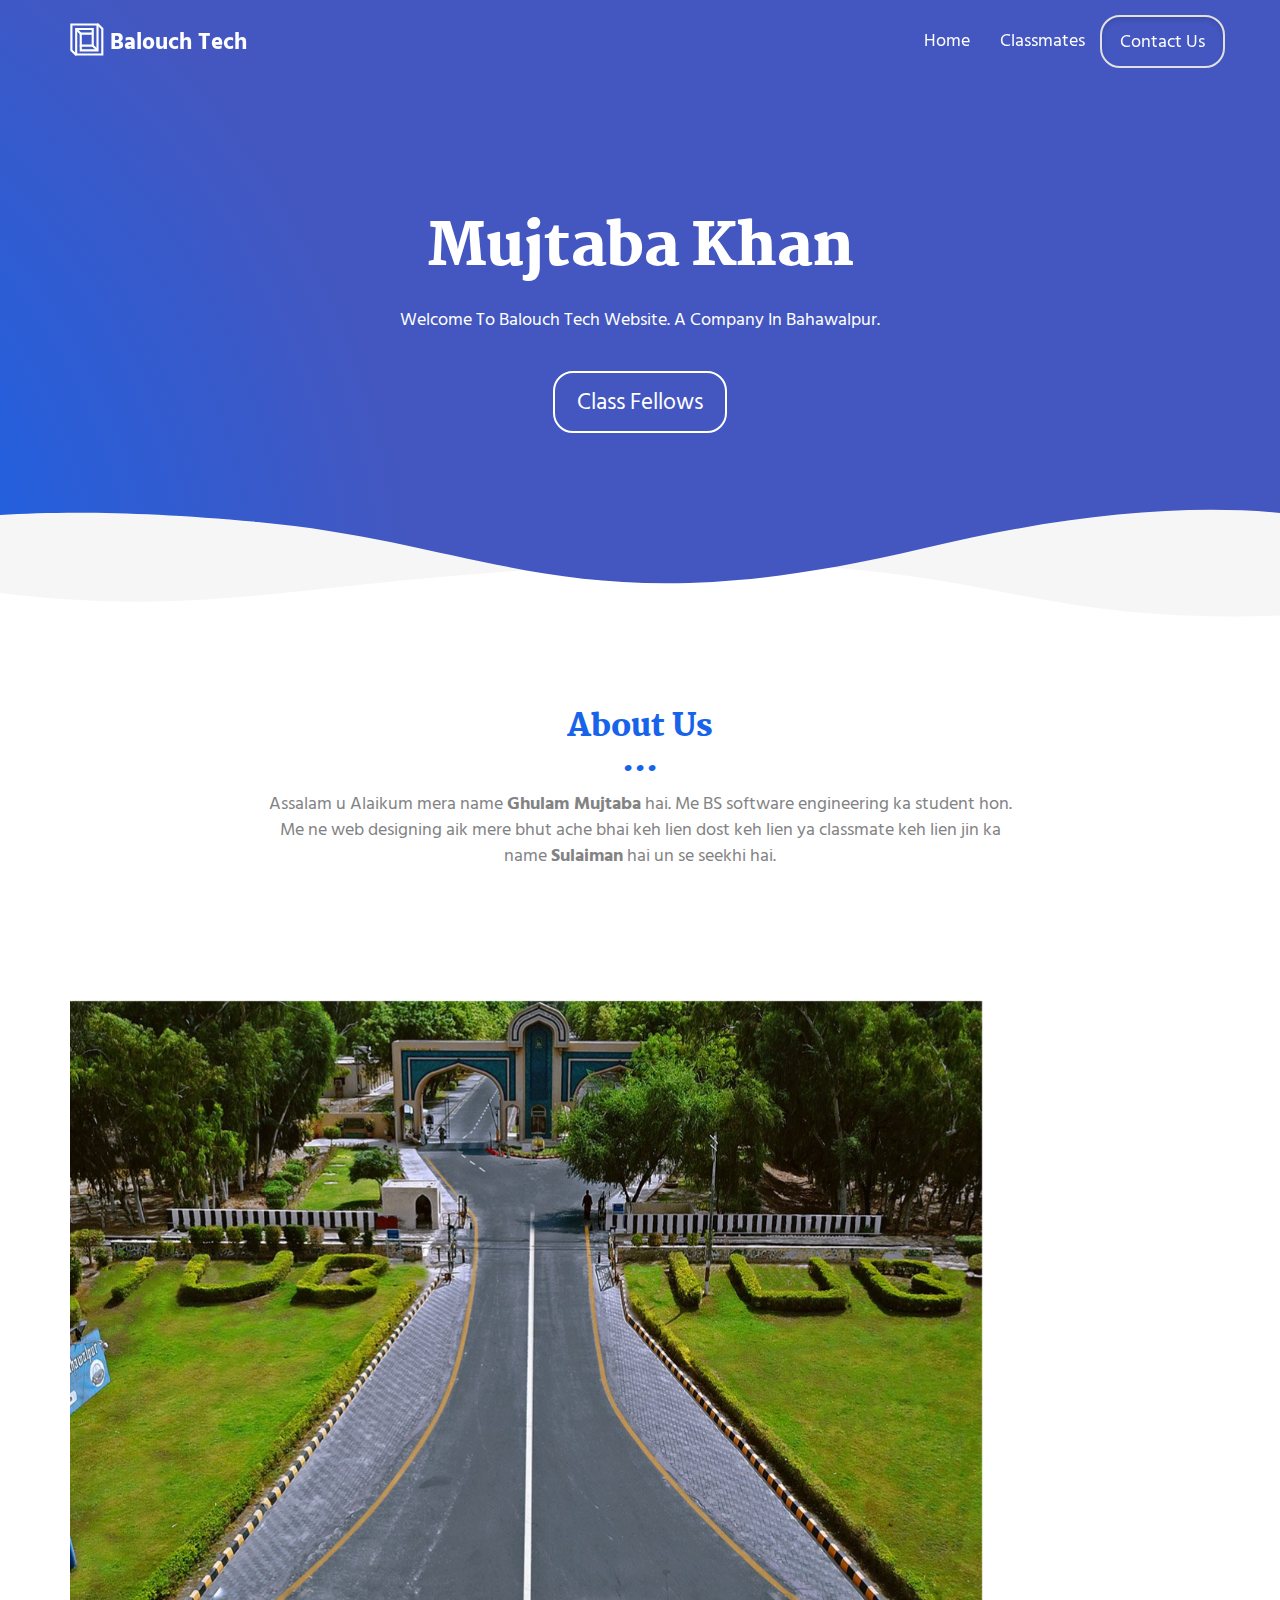
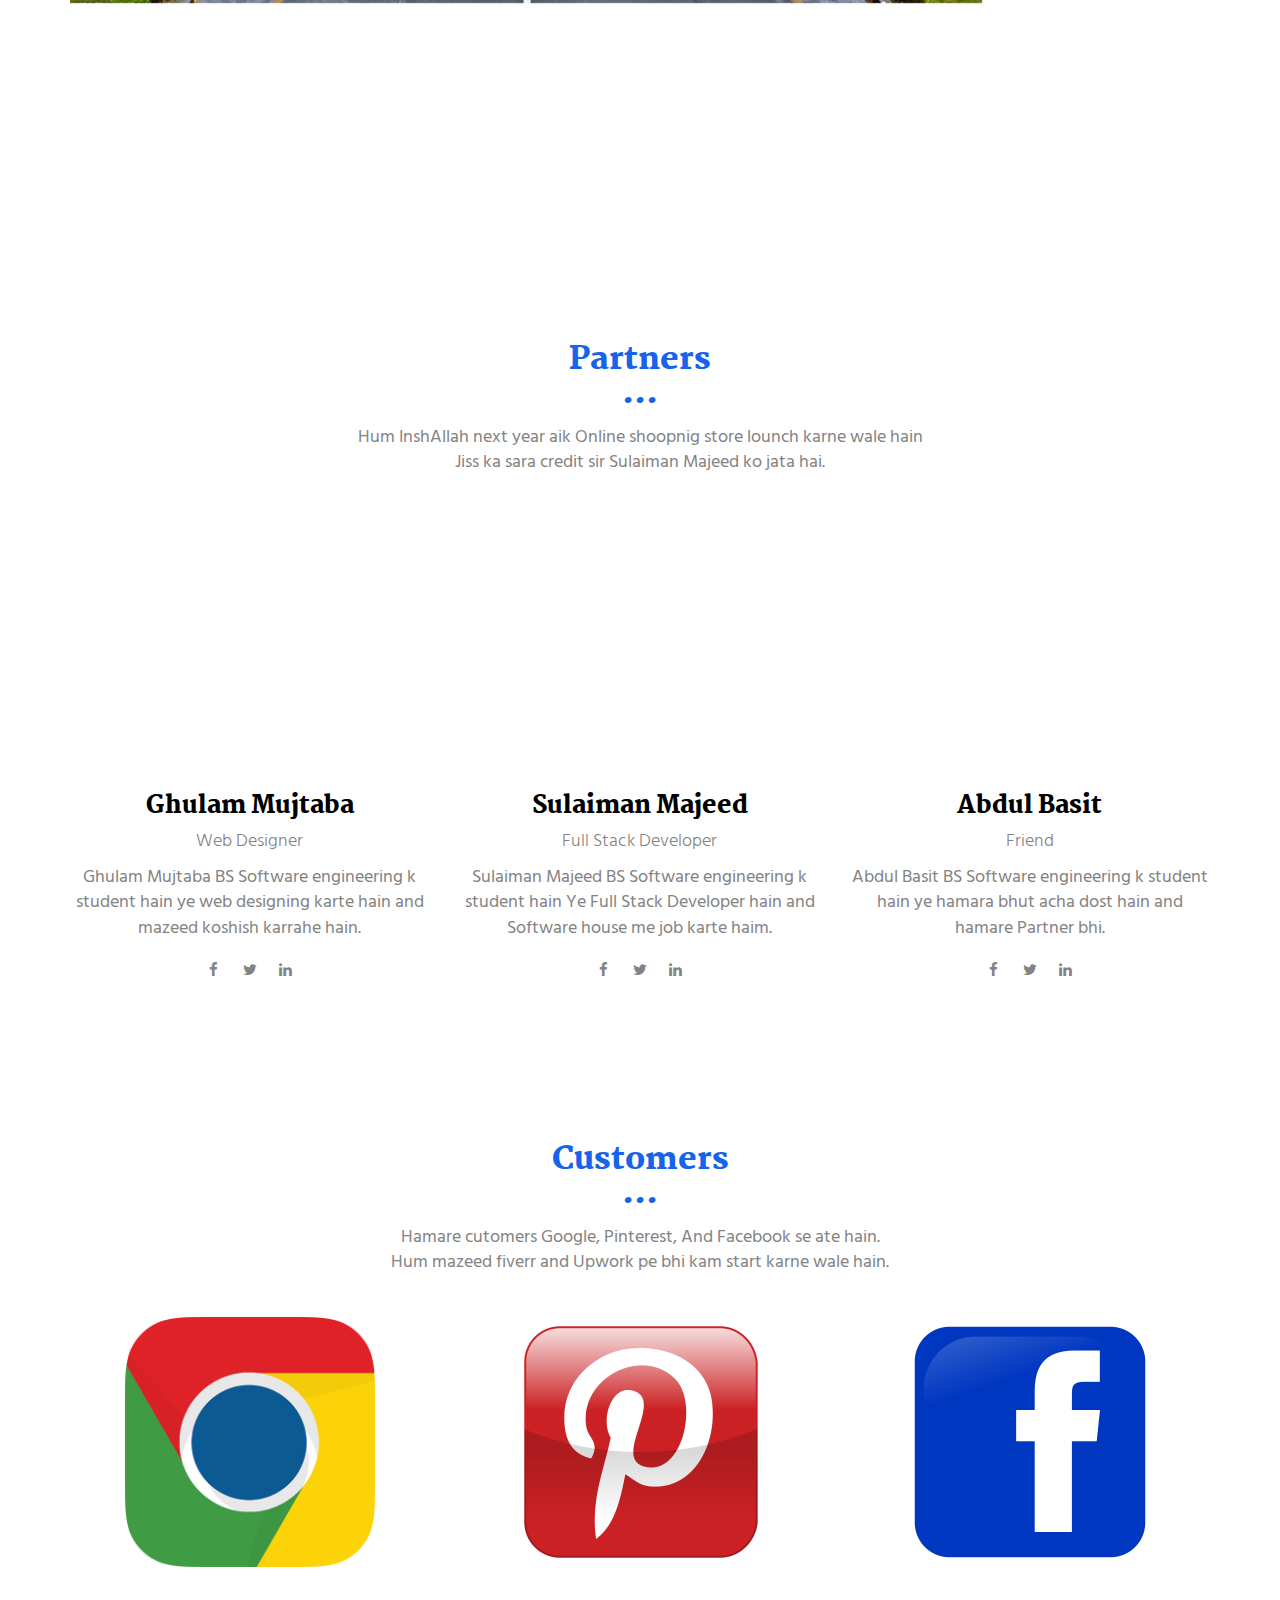
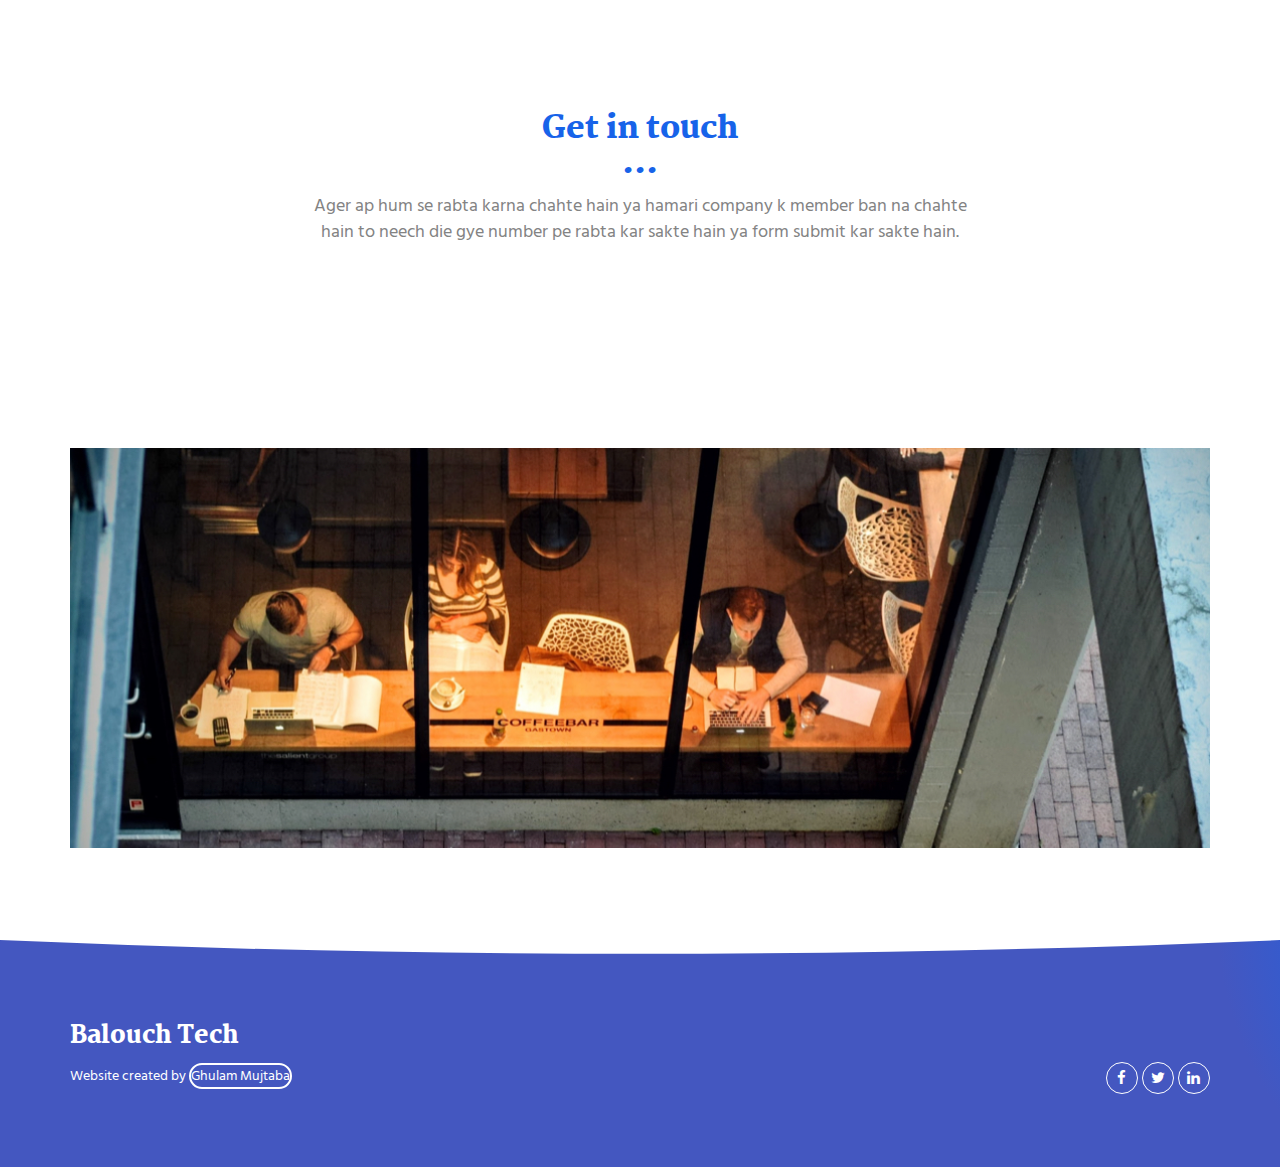
<file: index.html>
<!DOCTYPE html>
<html lang="en">

<head>
  <meta charset="UTF-8">
  <meta content="IE=edge" http-equiv="X-UA-Compatible">
  <meta content="width=device-width,initial-scale=1" name="viewport">
  <meta content="description" name="description">
  <meta name="google" content="notranslate" />
  <meta content="Mashup templates have been developped by Orson.io team" name="author">

  <!-- Disable tap highlight on IE -->
  <meta name="msapplication-tap-highlight" content="no">
  
  
  <link rel="apple-touch-icon" sizes="180x180" href="./assets/apple-icon-180x180.png">
  <link href="./assets/favicon.ico" rel="icon">

  <link href="" rel="stylesheet">


  <title>Balouch Tech</title>

  <link href="./style.css" rel="stylesheet">

 <link href="./main.550dcf66.css" rel="stylesheet"></head>

<body> <!-- Add your content of header -->
<header>
  <nav class="navbar navbar-default active">
    <div class="container">
      <div class="navbar-header">
        <button type="button" class="navbar-toggle collapsed" data-toggle="collapse" data-target="#navbar-collapse" aria-expanded="false">
          <span class="sr-only">Toggle navigation</span>
          <span class="icon-bar"></span>
          <span class="icon-bar"></span>
          <span class="icon-bar"></span>
        </button>
        <a class="navbar-brand" href="./index.html" title="">
          <img src="./assets/images/mashup-icon.svg" class="navbar-logo-img" alt="">
         <strong> Balouch Tech</strong>
        </a>
      </div>

      <div class="collapse navbar-collapse" id="navbar-collapse">
        <ul class="nav navbar-nav navbar-right">
          <li><a href="./index.html" title="">Home</a></li>
          <li><a href="./project.html" title="">Classmates</a></li>
          <li>
            <p>
              <a href="./index.html" class="btn btn-default navbar-btn" title="">Contact Us</a>
            </p>
          </li>

        </ul>
      </div> 
    </div>
  </nav>
</header>

<!-- Add your site or app content here -->
  <div class="hero-full-container background-image-container white-text-container">
    <div class="container">
      <div class="row">
        <div class="col-xs-12">
          <h1>Mujtaba Khan</h1>
          <p>Welcome To Balouch Tech Website. A Company In Bahawalpur.</p>
          <br>
          <a href="./project.html" class="btn btn-default btn-lg" title="">Class Fellows</a>
        </div>
      </div>
    </div>
  </div>

  <div class="section-container">
    <div class="container">
      <div class="row">
        <div class="col-xs-12 col-md-8 col-md-offset-2">
          <div class="text-center">
            <h2>About Us</h2>
            <p>Assalam u Alaikum mera name <strong>Ghulam Mujtaba</strong> hai. Me BS software engineering ka student hon. 
            <br>
            Me ne web designing aik mere bhut ache bhai keh lien dost keh lien ya classmate keh lien jin ka name <strong>Sulaiman</strong> hai un se seekhi hai.</p>
          </div>
       </div>
      </div>
    </div>
  </div>

  <div class="section-container">
    <div class="container">
      <div class="row">      
          <div class="col-xs-12">


            <div id="carousel-example-generic" class="carousel carousel-fade slide" data-ride="carousel">
                
                <div class="carousel-inner" role="listbox">

                    <div class="item active">
                        <img class="img-responsive" src="./assets/images/iubb.jpg" alt="First slide">
                        <div class="carousel-caption card-shadow reveal">
                          
                          <h3>IUB</h3>
                          <a class="left carousel-control" href="#carousel-example-generic" role="button" data-slide="prev">
                            <i class="fa fa-chevron-left" aria-hidden="true"></i>
                            <span class="sr-only">Previous</span>
                          </a>
                          <a class="right carousel-control" href="#carousel-example-generic" role="button" data-slide="next">
                            <i class="fa fa-chevron-right" aria-hidden="true"></i>
                            <span class="sr-only">Next</span>
                          </a>
                          <p>
                            The Islamia University of Bahawalpur was established in the year 1975 by upgrading historical institute of the Jamia Abbasia. In the past for over three decades, the University has played a major role in furthering the nation’s social, cultural, business and economic development by providing highly skilled manpower.
                            
                          </p>
                          
                          <p>
                            The Islamia University of Bahawalpur continues to grow rapidly pursuing the vision of being an internationally recognized institution. 
                          </p>
                          <a href="./project.html" class="btn btn-primary" title="">
                            Classmates
                          </a>
                        </div>
                    </div>
                    <div class="item">
                        <img class="img-responsive" src="./assets/images/iub.webp" alt="First slide">
                        <div class="carousel-caption card-shadow reveal">

                          <h3>Management Sciences</h3>
                            <a class="left carousel-control" href="#carousel-example-generic" role="button" data-slide="prev">
                              <i class="fa fa-chevron-left" aria-hidden="true"></i>
                              <span class="sr-only">Previous</span>
                            </a>
                            <a class="right carousel-control" href="#carousel-example-generic" role="button" data-slide="next">
                              <i class="fa fa-chevron-right" aria-hidden="true"></i>
                              <span class="sr-only">Next</span>
                            </a>
                          <p>
                            Faculty of Management Sciences and Commerce aspires to provide incisive learning and innovative research opportunities for Undergraduate and Postgraduate students. In doing so, we believe in building wide-ranging possibilities of knowledge acquisition and knowledge transfer for the students, enabling them to reach their full potential. 
                          </p>
                          
                          <p>
                            We strongly believe in providing quality education to our students, according to the market needs, focusing on refining both their intellectual growth and character development.
                          </p>
                          <a href="./project.html" class="btn btn-primary" title="">
                            Classmates
                          </a>
                        </div>
                    </div>
                </div>
               
            </div>

           
          </div>
          
        </div>  
      
    </div>
  </div>

  <div class="section-container">
    <div class="container text-center">
      <div class="row section-container-spacer">
        <div class="col-xs-12 col-md-12">
          <h2>Partners</h2>
          <p>Hum InshAllah next year aik Online shoopnig store lounch karne wale hain<br> Jiss ka sara credit sir Sulaiman Majeed ko jata hai.  </p>
        </div>  
      </div>
      <div class="row">
        <div class="col-xs-12 col-md-4">
          <img src="./mj.jpg" alt="" class="reveal img-responsive reveal-content image-center">
          <h3>Ghulam Mujtaba</h3>
          <h4>Web Designer</h4>
          <p>Ghulam Mujtaba BS Software engineering k student hain ye web designing karte hain and mazeed koshish karrahe hain.</p>
          <p>
            <a href="https://facebook.com/mujtabakhanblouch/" class="social-round-icon fa-icon" title="">
              <i class="fa fa-facebook" aria-hidden="true"></i>
            </a>
            <a href="https://twitter.com/UrdulovePoetry2" class="social-round-icon fa-icon" title="">
              <i class="fa fa-twitter" aria-hidden="true"></i>
            </a>
            <a href="https://www.linkedin.com/in/ghulam-mujtaba-aa41071a6/" class="social-round-icon fa-icon" title="">
              <i class="fa fa-linkedin" aria-hidden="true"></i>
            </a>
          </p>
        </div>
       
        <div class="col-xs-12 col-md-4">
          <img src="./sallu.jpeg"  alt="" class="reveal img-responsive reveal-content image-center">
          <h3>Sulaiman Majeed</h3>
          <h4>Full Stack Developer</h4>
          <p>Sulaiman Majeed BS Software engineering k student hain Ye Full Stack Developer hain and Software house me job karte haim.</p>
          <p>
            <a href="https://facebook.com/Softtechgenics661" class="social-round-icon fa-icon" title="">
              <i class="fa fa-facebook" aria-hidden="true"></i>
            </a>
            <a href="#" class="social-round-icon fa-icon" title="">
              <i class="fa fa-twitter" aria-hidden="true"></i>
            </a>
            <a href="#" class="social-round-icon fa-icon" title="">
              <i class="fa fa-linkedin" aria-hidden="true"></i>
            </a>
          </p>
        </div>
        <div class="col-xs-12 col-md-4">
          <img src="./bsit.jpg"  alt="" class="reveal img-responsive reveal-content image-center">
          <h3>Abdul Basit</h3>
          <h4>Friend</h4>
          <p>Abdul Basit BS Software engineering k student hain ye hamara bhut acha dost hain and hamare Partner bhi.</p>
          <p>
            <a href="https://web.facebook.com/profile.php?id=100029776422168/" class="social-round-icon fa-icon" title="">
              <i class="fa fa-facebook" aria-hidden="true"></i>
            </a>
            <a href="#" class="social-round-icon fa-icon" title="">
              <i class="fa fa-twitter" aria-hidden="true"></i>
            </a>
            <a href="#" class="social-round-icon fa-icon" title="">
              <i class="fa fa-linkedin" aria-hidden="true"></i>
            </a>
          </p>
        </div>
      </div>
    </div>
  </div>

  <div class="section-container">
    <div class="container text-center">
      <div class="row section-container-spacer">
        <div class="col-xs-12 col-md-12">
          <h2 class="text-center">Customers</h2>
          <p>Hamare cutomers Google, Pinterest, And Facebook se ate hain. <br>Hum mazeed fiverr and Upwork pe bhi kam start karne wale hain.</p>
        </div>  
      </div>
      <div class="row">
        <div class="col-xs-12 col-md-4">
          <img src="./goog.png" alt="" class="img-responsive reveal-content image-center">

        </div>
       
        <div class="col-xs-12 col-md-4">
          <img src="./pint.png" alt="" class="img-responsive reveal-content image-center">
        </div>
        <div class="col-xs-12 col-md-4">
          <img src="./fac.png" alt="" class="img-responsive reveal-content image-center">
        </div>
      </div>
    </div>
  </div>
 
 
  <div class="section-container contact-container">
    <div class="container">
      <div class="row">
        <div class="col-xs-12 col-md-12">
          <div class="section-container-spacer">
            <h2 class="text-center">Get in touch</h2>
            <p class="text-center">Ager ap hum se rabta karna chahte hain ya hamari company k member ban na chahte<br>
              hain to neech die gye number pe rabta kar sakte hain ya form submit kar sakte hain.</p>
          </div>
          <div class="card-container">
            <div class="card card-shadow col-xs-10 col-xs-offset-1 col-md-8 col-md-offset-2 reveal">
              <form action="" class="reveal-content">
                <div class="row">
                  <div class="col-md-7">
                    <div class="form-group">
                      <input type="email" class="form-control" id="email" placeholder="Email">
                    </div>
                    <div class="form-group">
                      <input type="text" class="form-control" id="subject" placeholder="Subject">
                    </div>
                    <div class="form-group">
                      <textarea class="form-control" rows="3" placeholder="Enter your message"></textarea>
                    </div>
                    <button type="submit" class="btn btn-primary">Send message</button>
                  </div>
                  <div class="col-md-5">
                    <ul class="list-unstyled address-container">
                      <li>
                        <span class="fa-icon">
                          <i class="fa fa-phone" aria-hidden="true"></i>
                        </span>
                        + 92 304 7542556
                      </li>
                      <li>
                        <span class="fa-icon">
                          <i class="fa fa fa-map-o" aria-hidden="true"></i>
                        </span>
                        The Islamia University Bahawalpur
                      </li>
                    </ul>
                  </div>
                </div>
              </form>
            </div>
            <div class="card-image col-xs-12" style="background-image: url('/assets/images/img-01.jpg')">
            </div>
          </div>
        </div>  
      </div>
    </div>
  </div>

<script>
  document.addEventListener("DOMContentLoaded", function (event) {
    navbarFixedTopAnimation();
  });
</script>

<footer class="footer-container white-text-container">
  <div class="container">
    <div class="row">

     
      <div class="col-xs-12">
        <h3>Balouch Tech</h3>

        <div class="row">
          <div class="col-xs-12 col-sm-7">
            <p><small>Website created by <a href="#" title="Create website with free html template">Ghulam Mujtaba</a></small>
            </p>
          </div>
          <div class="col-xs-12 col-sm-5">
            <p class="text-right">
              <a href="https://facebook.com/mujtabakhanblouch/" class="social-round-icon white-round-icon fa-icon" title="">
                <i class="fa fa-facebook" aria-hidden="true"></i>
              </a>
              <a href="https://twitter.com/UrdulovePoetry2/" class="social-round-icon white-round-icon fa-icon" title="">
                <i class="fa fa-twitter" aria-hidden="true"></i>
              </a>
              <a href="https://www.linkedin.com/in/ghulam-mujtaba-aa41071a6/" class="social-round-icon white-round-icon fa-icon" title="">
                <i class="fa fa-linkedin" aria-hidden="true"></i>
              </a>
            </p>
          </div>
        </div>
        
        
      </div>
    </div>
  </div>
</footer>

<script>
  document.addEventListener("DOMContentLoaded", function (event) {
    navActivePage();
    scrollRevelation('.reveal');
  });
</script>

<!-- Google Analytics: change UA-XXXXX-X to be your site's ID 

<script>
  (function (i, s, o, g, r, a, m) {
    i['GoogleAnalyticsObject'] = r; i[r] = i[r] || function () {
      (i[r].q = i[r].q || []).push(arguments)
    }, i[r].l = 1 * new Date(); a = s.createElement(o),
      m = s.getElementsByTagName(o)[0]; a.async = 1; a.src = g; m.parentNode.insertBefore(a, m)
  })(window, document, 'script', '//www.google-analytics.com/analytics.js', 'ga');
  ga('create', 'UA-XXXXX-X', 'auto');
  ga('send', 'pageview');
</script>

--> <script type="text/javascript" src="./main.0cf8b554.js"></script></body>

</html>
</file>
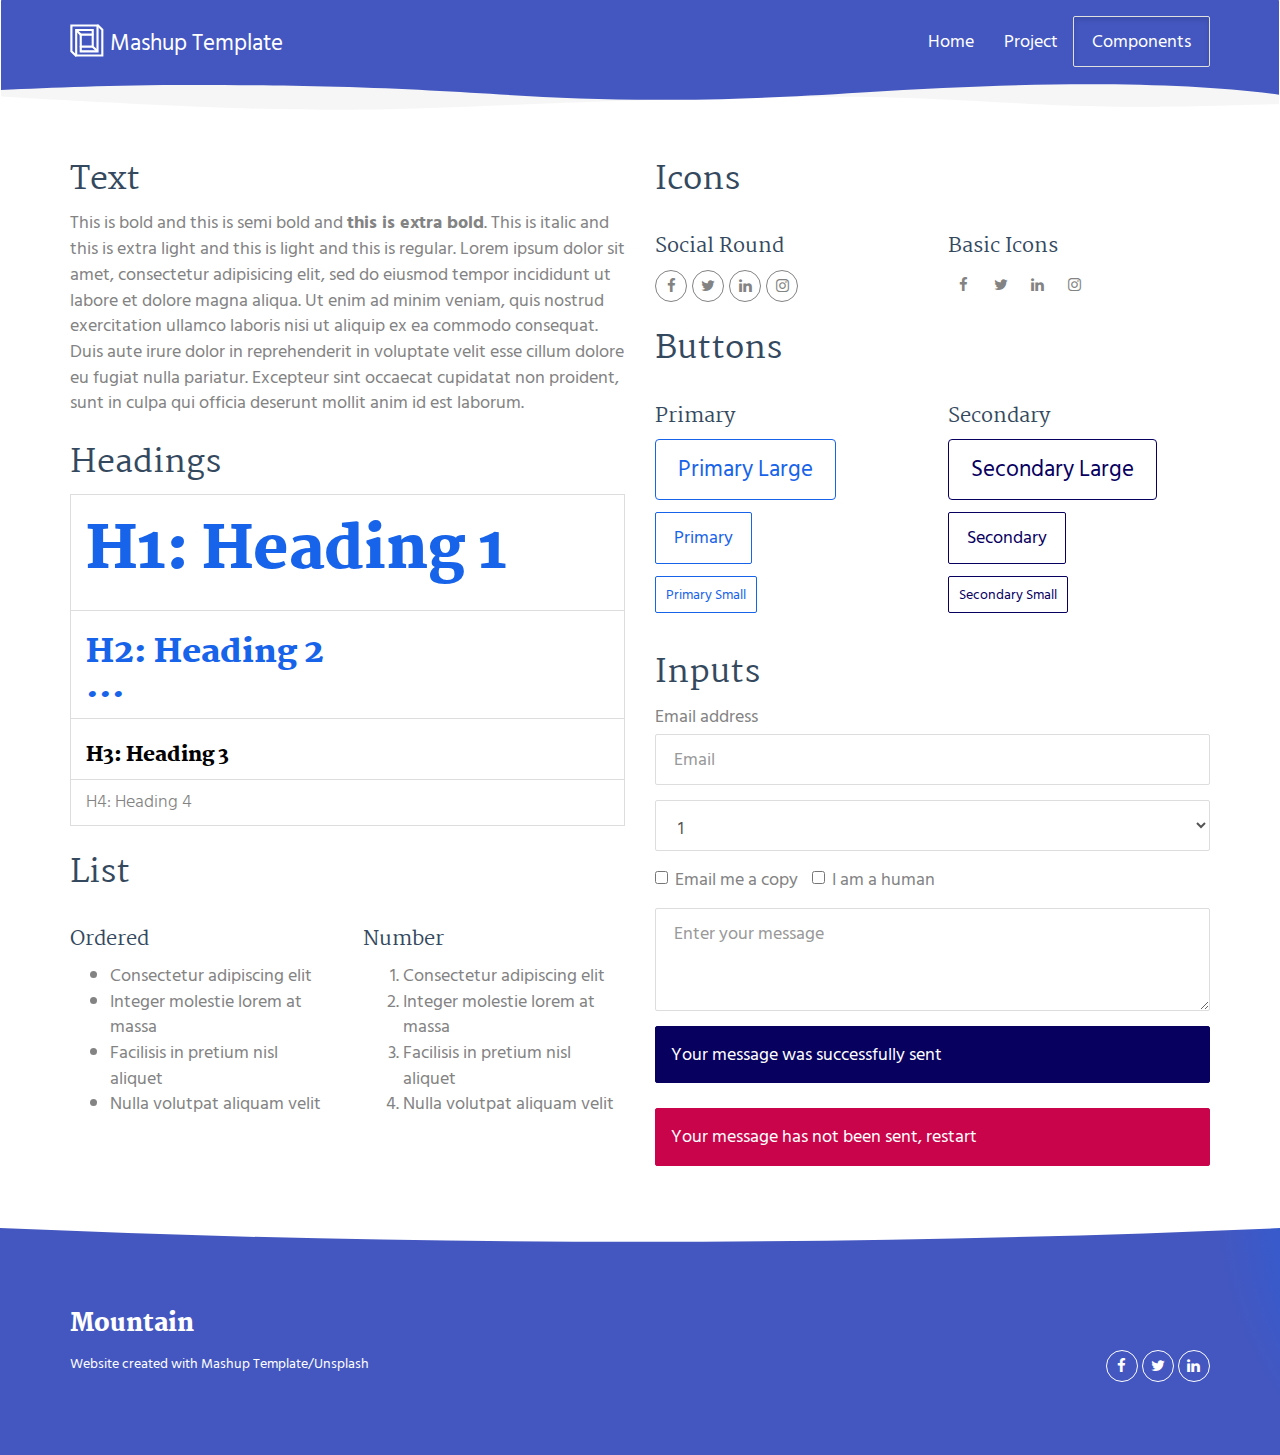
<file: components.html>
<!DOCTYPE html>
<html lang="en">

<head>
  <meta charset="UTF-8">
  <meta content="IE=edge" http-equiv="X-UA-Compatible">
  <meta content="width=device-width,initial-scale=1" name="viewport">
  <meta content="description" name="description">
  <meta name="google" content="notranslate" />
  <meta content="Mashup templates have been developped by Orson.io team" name="author">

  <!-- Disable tap highlight on IE -->
  <meta name="msapplication-tap-highlight" content="no">
  
  
  <link rel="apple-touch-icon" sizes="180x180" href="./assets/apple-icon-180x180.png">
  <link href="./assets/favicon.ico" rel="icon">

  <link href="" rel="stylesheet">


  <title>Title page</title>

<link href="./main.550dcf66.css" rel="stylesheet"></head>

<body> <!-- Add your content of header -->
<header>
  <nav class="navbar navbar-default active">
    <div class="container">
      <div class="navbar-header">
        <button type="button" class="navbar-toggle collapsed" data-toggle="collapse" data-target="#navbar-collapse" aria-expanded="false">
          <span class="sr-only">Toggle navigation</span>
          <span class="icon-bar"></span>
          <span class="icon-bar"></span>
          <span class="icon-bar"></span>
        </button>
        <a class="navbar-brand" href="./index.html" title="">
          <img src="./assets/images/mashup-icon.svg" class="navbar-logo-img" alt="">
          Mashup Template
        </a>
      </div>

      <div class="collapse navbar-collapse" id="navbar-collapse">
        <ul class="nav navbar-nav navbar-right">
          <li><a href="./index.html" title="">Home</a></li>
          <li><a href="./project.html" title="">Project</a></li>
          <li>
            <p>
              <a href="./components.html" class="btn btn-default navbar-btn" title="">Components</a>
            </p>
          </li>

        </ul>
      </div> 
    </div>
  </nav>
</header>

<!-- Add your site or app content here -->
  <div class="container">
    <div class="row">
      <div class="col-xs-12 col-md-6">

        <div class="template-example">
          <h2 class="template-title-example">Text</h2>
          <p>This is bold and this is semi bold and <b>this is extra bold</b>. This is italic and this is extra light and this is light
          and this is regular. Lorem ipsum dolor sit amet, consectetur adipisicing elit, sed do eiusmod
          tempor incididunt ut labore et dolore magna aliqua. Ut enim ad minim veniam,
          quis nostrud exercitation ullamco laboris nisi ut aliquip ex ea commodo
          consequat. Duis aute irure dolor in reprehenderit in voluptate velit esse
          cillum dolore eu fugiat nulla pariatur. Excepteur sint occaecat cupidatat non
          proident, sunt in culpa qui officia deserunt mollit anim id est laborum.
          </p>
        </div>

        <div class="template-example">
          <h2 class="template-title-example">Headings</h2>
          
          <table class="table table-bordered">
            <tr><td><h1>H1: Heading 1</h1></td></tr>
            <tr><td><h2>H2: Heading 2</h2></td></tr>
            <tr><td><h3>H3: Heading 3</h3></td></tr>
            <tr><td><h4>H4: Heading 4</h4></td></tr>
          </table>
        </div>

        <div class="template-example">
          <h2 class="template-title-example">List</h2>
          <div class="row">
            <div class="col-md-6">
              <h3 class="template-title-example">Ordered</h3>
              <ul>
                <li>Consectetur adipiscing elit</li>
                <li>Integer molestie lorem at massa</li>
                <li>Facilisis in pretium nisl aliquet</li>
                <li>Nulla volutpat aliquam velit</li>
              </ul>
            </div>
            <div class="col-md-6">
              <h3 class="template-title-example">Number</h3>
              <ol>
                <li>Consectetur adipiscing elit</li>
                <li>Integer molestie lorem at massa</li>
                <li>Facilisis in pretium nisl aliquet</li>
                <li>Nulla volutpat aliquam velit</li>
              </ol>
            </div>
          </div>
        </div>

        
      </div>

      <div class="col-xs-12 col-md-6">
        <div class="template-example">
          <h2 class="template-title-example">Icons</h2>
          
          <div class="row">
            <div class="col-md-6">
              <h3 class="template-title-example">Social Round</h2>
              <ul class="list-icons">
                <li>
                  <a href="" class="social-round-icon fa-icon">
                    <i class="fa fa-facebook"></i>
                  </a>
                </li>
                <li>
                  <a href="" class="social-round-icon fa-icon">
                    <i class="fa fa-twitter"></i>
                  </a>
                </li>
                <li>
                  <a href="" class="social-round-icon fa-icon">
                    <i class="fa fa-linkedin"></i>
                  </a>
                </li>
                <li>
                  <a href="" class="social-round-icon fa-icon">
                    <i class="fa fa-instagram"></i>
                  </a>
                </li>
              </ul>
            </div>
            <div class="col-md-6">
               <h3 class="template-title-example">Basic Icons</h2>
                <ul class="list-icons">
                  <li>
                    <span class="fa-icon">
                      <i class="fa fa-facebook"></i>
                    </span>
                  </li>
                  <li>
                    <span class="fa-icon">
                      <i class="fa fa-twitter"></i>
                    </span>
                  </li>
                  <li>
                    <span class="fa-icon">
                      <i class="fa fa-linkedin"></i>
                    </span>
                  </li>
                  <li>
                    <span class="fa-icon">
                      <i class="fa fa-instagram"></i>
                    </span>
                  </li>
                </ul>
            </div>

          </div>


          


        </div>

        <div class="template-example">
          <h2 class="template-title-example">Buttons</h2>
          <div class="row">
            <div class="col-md-6">
              <h3 class="template-title-example">Primary</h2>
              <div class="row">
                  <div class="col-md-6">
                  <p><a href="" class="btn btn-primary btn-lg">Primary Large</a></p>
                  <p><a href="" class="btn btn-primary">Primary </a></p>
                  <p><a href="" class="btn btn-primary btn-sm">Primary Small</a></p>
                </div>
              </div>

            </div>

            <div class="col-md-6">
              <h3 class="template-title-example">Secondary</h2>
              <div class="row">
                  <div class="col-md-6">
                  <p><a href="" class="btn btn-info btn-lg">Secondary Large</a></p>
                  <p><a href="" class="btn btn-info">Secondary </a></p>
                  <p><a href="" class="btn btn-info btn-sm">Secondary Small</a></p>
                </div>
              </div>
            </div>
          </div>
        </div>
        
        <div class="template-example">
          <h2 class="template-title-example">Inputs</h2>

            <div class="form-group">
              <label for="exampleInputEmail1">Email address</label>
              <input type="email" class="form-control" id="exampleInputEmail1" placeholder="Email">
            </div>

            <div class="form-group">
              <select class="form-control">
                <option>1</option>
                <option>2</option>
                <option>3</option>
                <option>4</option>
                <option>5</option>
              </select>
            </div>

            <div class="form-group">
              <label class="checkbox-inline">
                <input 
                type="checkbox" id="inlineCheckbox1" value="option1"> Email me a copy
              </label>
              <label class="checkbox-inline">
                <input type="checkbox" id="inlineCheckbox2" value="option2"> I am a human
              </label>
            </div>

            <div class="form-group">
              <textarea class="form-control" rows="3" placeholder="Enter your message"></textarea>
            </div>
            
            <div class="alert alert-success" role="alert">Your message was successfully sent</div>
            <div class="alert alert-danger" role="alert">Your message has not been sent, restart</div>
        </div>




      </div>
    </div>
  </div>

<footer class="footer-container white-text-container">
  <div class="container">
    <div class="row">

     
      <div class="col-xs-12">
        <h3>Mountain</h3>

        <div class="row">
          <div class="col-xs-12 col-sm-7">
            <p><small>Website created with <a href="http://www.mashup-template.com/" title="Create website with free html template">Mashup Template</a>/<a href="https://www.unsplash.com/" title="Beautiful Free Images">Unsplash</a></small>
            </p>
          </div>
          <div class="col-xs-12 col-sm-5">
            <p class="text-right">
              <a href="https://facebook.com/" class="social-round-icon white-round-icon fa-icon" title="">
                <i class="fa fa-facebook" aria-hidden="true"></i>
              </a>
              <a href="https://twitter.com/" class="social-round-icon white-round-icon fa-icon" title="">
                <i class="fa fa-twitter" aria-hidden="true"></i>
              </a>
              <a href="https://www.linkedin.com/" class="social-round-icon white-round-icon fa-icon" title="">
                <i class="fa fa-linkedin" aria-hidden="true"></i>
              </a>
            </p>
          </div>
        </div>
        
        
      </div>
    </div>
  </div>
</footer>

<script>
  document.addEventListener("DOMContentLoaded", function (event) {
    navActivePage();
    scrollRevelation('.reveal');
  });
</script>

<!-- Google Analytics: change UA-XXXXX-X to be your site's ID 

<script>
  (function (i, s, o, g, r, a, m) {
    i['GoogleAnalyticsObject'] = r; i[r] = i[r] || function () {
      (i[r].q = i[r].q || []).push(arguments)
    }, i[r].l = 1 * new Date(); a = s.createElement(o),
      m = s.getElementsByTagName(o)[0]; a.async = 1; a.src = g; m.parentNode.insertBefore(a, m)
  })(window, document, 'script', '//www.google-analytics.com/analytics.js', 'ga');
  ga('create', 'UA-XXXXX-X', 'auto');
  ga('send', 'pageview');
</script>

--> <script type="text/javascript" src="./main.0cf8b554.js"></script></body>

</html>
</file>
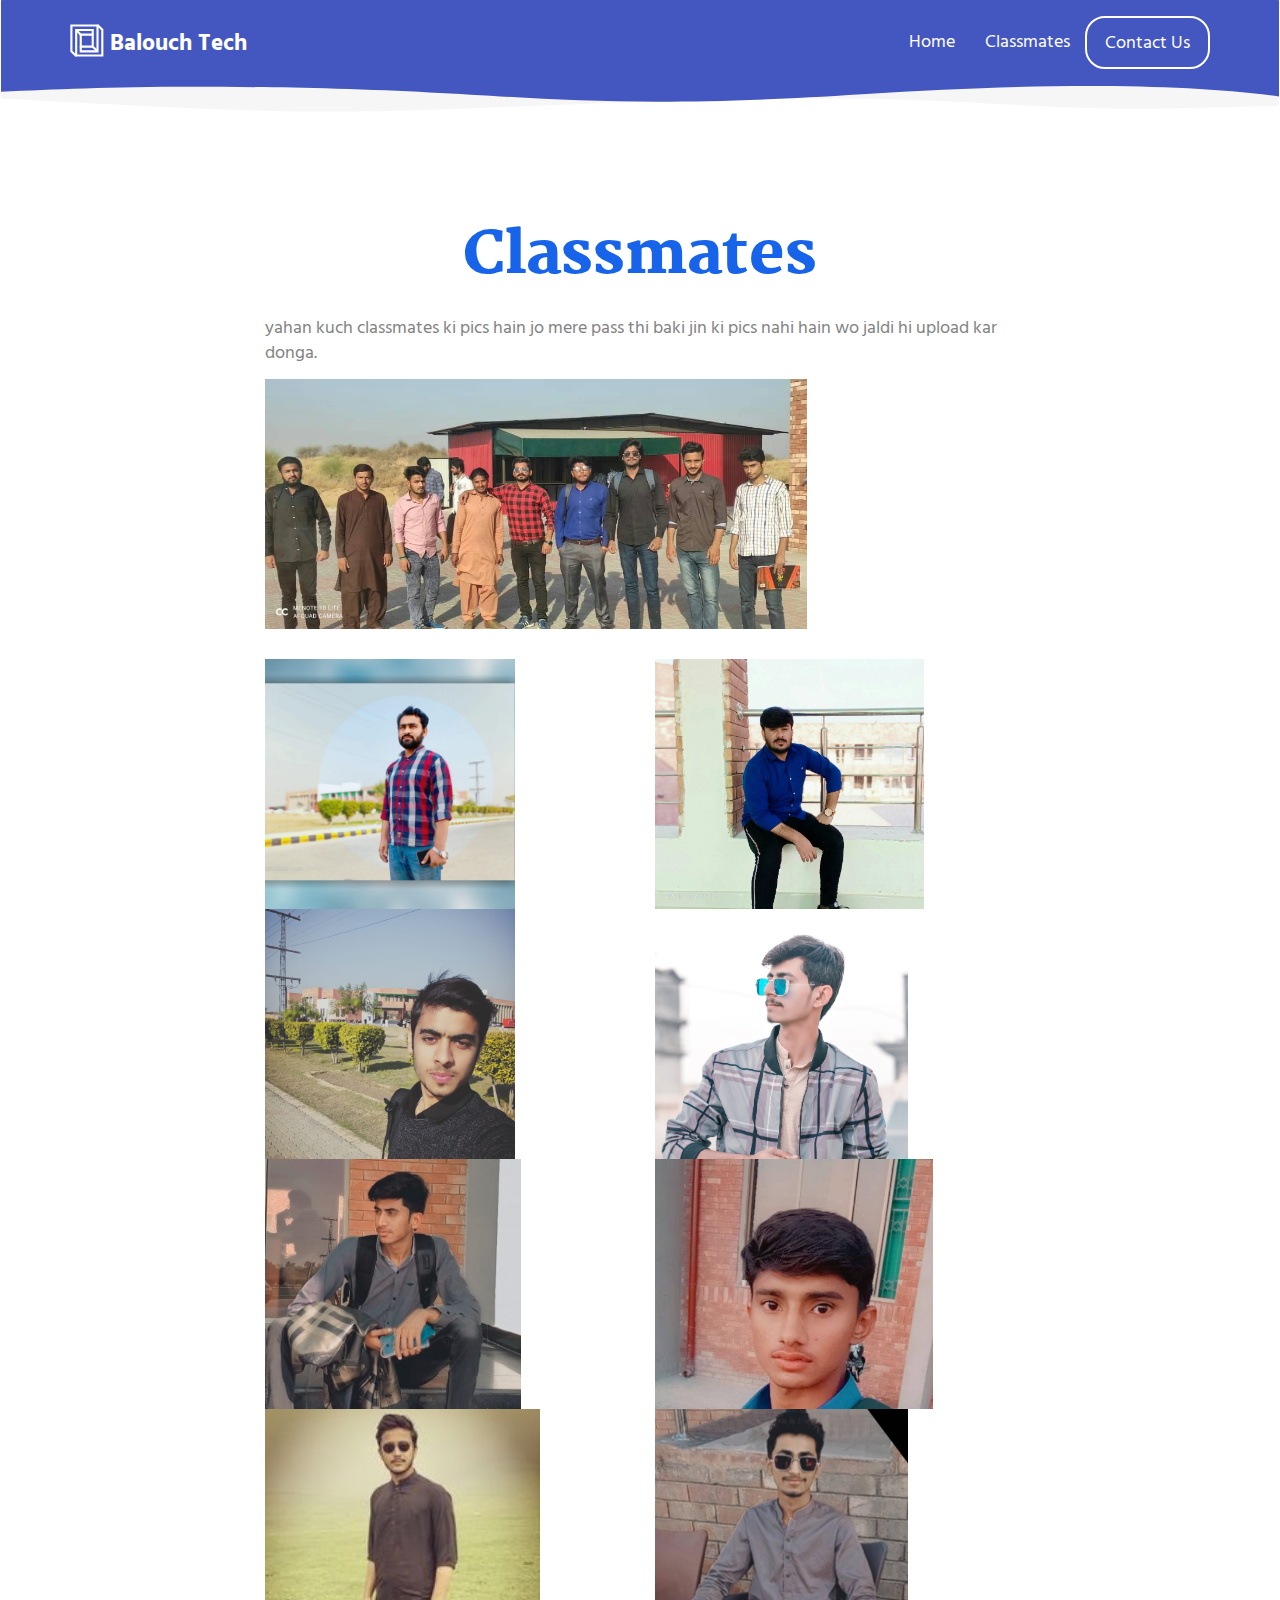
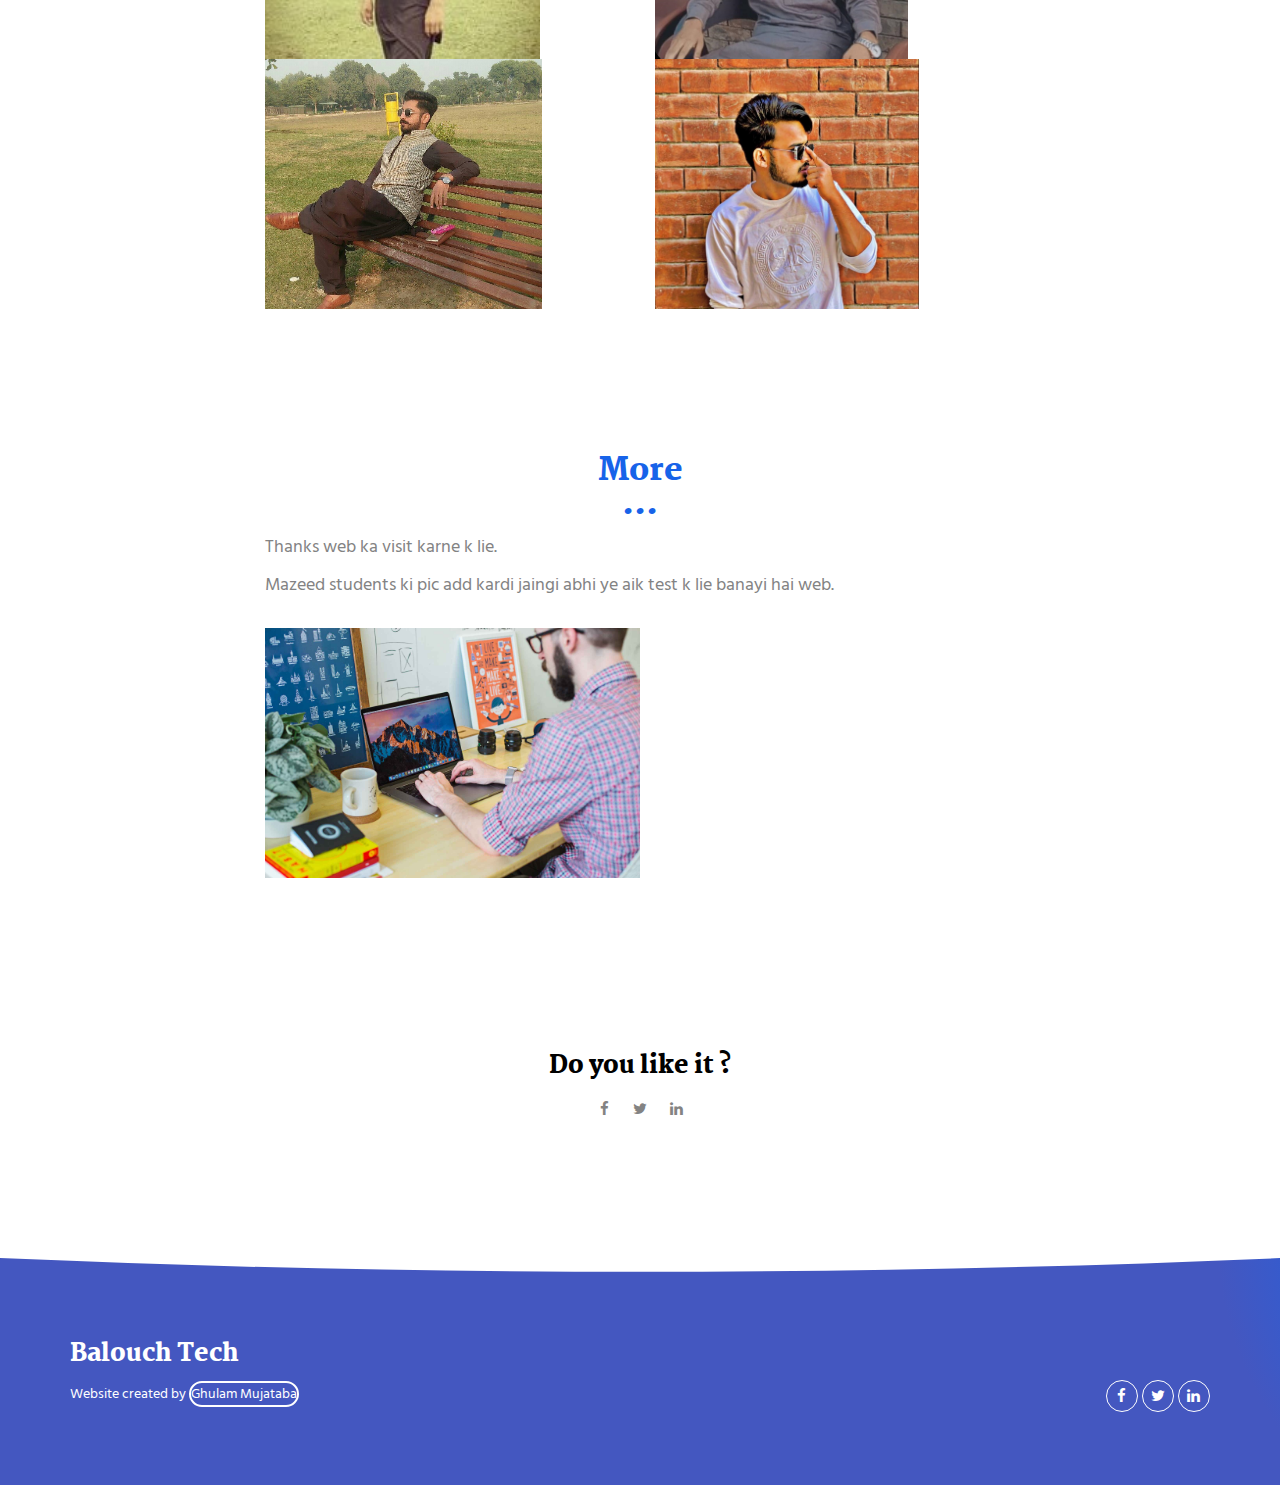
<file: project.html>
<!DOCTYPE html>
<html lang="en">

<head>
  <meta charset="UTF-8">
  <meta content="IE=edge" http-equiv="X-UA-Compatible">
  <meta content="width=device-width,initial-scale=1" name="viewport">
  <meta content="description" name="description">
  <meta name="google" content="notranslate" />
  <meta content="Mashup templates have been developped by Orson.io team" name="author">

  <!-- Disable tap highlight on IE -->
  <meta name="msapplication-tap-highlight" content="no">
  
  
  <link rel="apple-touch-icon" sizes="180x180" href="./assets/apple-icon-180x180.png">
  <link href="./assets/favicon.ico" rel="icon">

  <link href="style.css" rel="stylesheet">


  <title>Classmates</title>
  

<link href="./main.550dcf66.css" rel="stylesheet"></head>

<body> <!-- Add your content of header -->
<header>
  <nav class="navbar navbar-default active">
    <div class="container">
      <div class="navbar-header">
        <button type="button" class="navbar-toggle collapsed" data-toggle="collapse" data-target="#navbar-collapse" aria-expanded="false">
          <span class="sr-only">Toggle navigation</span>
          <span class="icon-bar"></span>
          <span class="icon-bar"></span>
          <span class="icon-bar"></span>
        </button>
        <a class="navbar-brand" href="./index.html" title="">
          <img src="./assets/images/mashup-icon.svg" class="navbar-logo-img" alt="">
          <strong> Balouch Tech</strong>
        </a>
      </div>

      <div class="collapse navbar-collapse" id="navbar-collapse">
        <ul class="nav navbar-nav navbar-right">
          <li><a href="./index.html" title="">Home</a></li>
          <li><a href="./project.html" title="">Classmates</a></li>
          <li>
            <p>
              <a href="#" class="btn btn-default navbar-btn" title="">Contact Us</a>
            </p>
          </li>

        </ul>
      </div> 
    </div>
  </nav>
</header>

<div class="section-container">
    <div class="container">
      <div class="row">
        <div class="col-xs-12 col-md-8 col-md-offset-2">
          <h1 class="text-center">Classmates</h1>
          <p>yahan kuch classmates ki pics hain jo mere pass thi baki jin ki pics nahi hain wo jaldi hi upload kar donga.</p>
          
          
          <div class="section-container-spacer">
            <img src="./assets/images/s11.jpg" alt="" class="img-responsive reveal-content" data-action="zoom">
          </div>

          <div class="row">
            <div class="col-xs-6">
              <img src="./assets/images/s2.jpg" alt="" class="img-responsive reveal-content" data-action="zoom">
            </div>
            <div class="col-xs-6">
              <img src="./assets/images/s1.jpg" alt="" class="img-responsive reveal-content" data-action="zoom">
            </div>
            <div class="col-xs-6">
              <img src="./assets/images/s10.jpg" alt="" class="img-responsive reveal-content" data-action="zoom">
            </div>
            <div class="col-xs-6">
              <img src="./assets/images/s4.jpg" alt="" class="img-responsive reveal-content" data-action="zoom">
            </div>
            <div class="col-xs-6">
              <img src="./assets/images/s5.jpg" alt="" class="img-responsive reveal-content" data-action="zoom">
            </div>
            <div class="col-xs-6">
              <img src="./assets/images/e6.jpg" alt="" class="img-responsive reveal-content" data-action="zoom">
            </div>
            <div class="col-xs-6">
              <img src="./assets/images/s7.jpg" alt="" class="img-responsive reveal-content" data-action="zoom">
            </div>
            <div class="col-xs-6">
              <img src="./assets/images/s8.jpg" alt="" class="img-responsive reveal-content" data-action="zoom">
            </div>
            <div class="col-xs-6">
              <img src="./assets/images/s9.jpg" alt="" class="img-responsive reveal-content" data-action="zoom">
            </div>
            <div class="col-xs-6">
              <img src="./assets/images/s3.jpg" alt="" class="img-responsive reveal-content" data-action="zoom">
            </div>
            
          </div>
       </div>
      </div>
    </div>
  </div>

  <div class="section-container">
    <div class="container">
      <div class="row section-container-spacer">
        <div class="col-xs-12 col-md-8 col-md-offset-2">
          <h2 class="text-center">More</h2>
          <div class="section-container-spacer">
            <p>Thanks web ka visit karne k lie.</p>
            <p>Mazeed students ki pic add kardi jaingi abhi ye aik test k lie banayi hai web.</p>
          </div>  
          <img src="./assets/images/img-05.jpg" alt="" class="img-responsive reveal-content" data-action="zoom">
        </div>  
      </div>
    </div>
  </div>

  <div class="section-container">
    <div class="container text-center">
      <div class="row section-container-spacer">
        <div class="col-xs-12 col-md-12">
          
          <h3>Do you like it ?</h3>
          <p>
            <a href="https://facebook.com/mujtabakhanblouch/" class="social-round-icon fa-icon" title="">
              <i class="fa fa-facebook" aria-hidden="true"></i>
            </a>
            <a href="https://twitter.com/UrdulovePoetry2" class="social-round-icon fa-icon" title="">
              <i class="fa fa-twitter" aria-hidden="true"></i>
            </a>
            <a href="https://www.linkedin.com/in/ghulam-mujtaba-aa41071a6" class="social-round-icon fa-icon" title="">
              <i class="fa fa-linkedin" aria-hidden="true"></i>
            </a>
          </p>
        </div>  
      </div>
    
    </div>
  </div>

<footer class="footer-container white-text-container">
  <div class="container">
    <div class="row">

     
      <div class="col-xs-12">
        <h3>Balouch Tech</h3>

        <div class="row">
          <div class="col-xs-12s col-sm-7">
            <p><small>Website created by <a href="#" title="Create website with free html template">Ghulam Mujataba</a></small>
            </p>
          </div>
          <div class="col-xs-12 col-sm-5">
            <p class="text-right">
              <a href="https://facebook.com/mujtabakhanblouch/" class="social-round-icon white-round-icon fa-icon" title="">
                <i class="fa fa-facebook" aria-hidden="true"></i>
              </a>
              <a href="https://twitter.com/UrdulovePoetry2/" class="social-round-icon white-round-icon fa-icon" title="">
                <i class="fa fa-twitter" aria-hidden="true"></i>
              </a>
              <a href="https://www.linkedin.com/in/ghulam-mujtaba-aa41071a6/" class="social-round-icon white-round-icon fa-icon" title="">
                <i class="fa fa-linkedin" aria-hidden="true"></i>
              </a>
            </p>
          </div>
        </div>
        
        
      </div>
    </div>
  </div>
</footer>

<script>
  document.addEventListener("DOMContentLoaded", function (event) {
    navActivePage();
    scrollRevelation('.reveal');
  });
</script>

<!-- Google Analytics: change UA-XXXXX-X to be your site's ID 

<script>
  (function (i, s, o, g, r, a, m) {
    i['GoogleAnalyticsObject'] = r; i[r] = i[r] || function () {
      (i[r].q = i[r].q || []).push(arguments)
    }, i[r].l = 1 * new Date(); a = s.createElement(o),
      m = s.getElementsByTagName(o)[0]; a.async = 1; a.src = g; m.parentNode.insertBefore(a, m)
  })(window, document, 'script', '//www.google-analytics.com/analytics.js', 'ga');
  ga('create', 'UA-XXXXX-X', 'auto');
  ga('send', 'pageview');
</script>

--> <script type="text/javascript" src="./main.0cf8b554.js"></script></body>

</html>
</file>
<file: style.css>
.navbar-collapse ul li a:hover{
color: rgb(185, 231, 19);
}
.navbar-collapse p a{
    border: 2px solid white;
    border-radius: 20px;  
}
.col-xs-12 a:hover{
    color: rgb(185, 231, 19);
}
.col-xs-12 a{
    border: 2px solid white;
    border-radius: 20px;
}
</file>
<file: main.550dcf66.css>
@import url(https://fonts.googleapis.com/css?family=Hind+Siliguri:300,600|Martel:400,900);@import url(https://maxcdn.bootstrapcdn.com/font-awesome/4.7.0/css/font-awesome.min.css);/*!
 * Bootstrap v3.3.7 (http://getbootstrap.com)
 * Copyright 2011-2016 Twitter, Inc.
 * Licensed under MIT (https://github.com/twbs/bootstrap/blob/master/LICENSE)
 */
/*! normalize.css v3.0.3 | MIT License | github.com/necolas/normalize.css */html{font-family:sans-serif;-ms-text-size-adjust:100%;-webkit-text-size-adjust:100%}body{margin:0}article,aside,details,figcaption,figure,footer,header,hgroup,main,menu,nav,section,summary{display:block}audio,canvas,progress,video{display:inline-block;vertical-align:baseline}audio:not([controls]){display:none;height:0}[hidden],template{display:none}a{background-color:transparent}a:active,a:hover{outline:0}abbr[title]{border-bottom:1px dotted}b,strong{font-weight:700}dfn{font-style:italic}h1{font-size:2em;margin:.67em 0}mark{background:#ff0;color:#000}small{font-size:80%}sub,sup{font-size:75%;line-height:0;position:relative;vertical-align:baseline}sup{top:-.5em}sub{bottom:-.25em}img{border:0}svg:not(:root){overflow:hidden}figure{margin:1em 40px}hr{box-sizing:content-box;height:0}pre{overflow:auto}code,kbd,pre,samp{font-family:monospace,monospace;font-size:1em}button,input,optgroup,select,textarea{color:inherit;font:inherit;margin:0}button{overflow:visible}button,select{text-transform:none}button,html input[type=button],input[type=reset],input[type=submit]{-webkit-appearance:button;cursor:pointer}button[disabled],html input[disabled]{cursor:default}button::-moz-focus-inner,input::-moz-focus-inner{border:0;padding:0}input{line-height:normal}input[type=checkbox],input[type=radio]{box-sizing:border-box;padding:0}input[type=number]::-webkit-inner-spin-button,input[type=number]::-webkit-outer-spin-button{height:auto}input[type=search]{-webkit-appearance:textfield;box-sizing:content-box}input[type=search]::-webkit-search-cancel-button,input[type=search]::-webkit-search-decoration{-webkit-appearance:none}fieldset{border:1px solid silver;margin:0 2px;padding:.35em .625em .75em}textarea{overflow:auto}optgroup{font-weight:700}table{border-collapse:collapse;border-spacing:0}td,th{padding:0}

/*! Source: https://github.com/h5bp/html5-boilerplate/blob/master/src/css/main.css */@media print{*,:after,:before{background:transparent!important;color:#000!important;box-shadow:none!important;text-shadow:none!important}a,a:visited{text-decoration:underline}a[href]:after{content:" (" attr(href) ")"}abbr[title]:after{content:" (" attr(title) ")"}a[href^="#"]:after,a[href^="javascript:"]:after{content:""}blockquote,pre{border:1px solid #999;page-break-inside:avoid}thead{display:table-header-group}img,tr{page-break-inside:avoid}img{max-width:100%!important}h2,h3,p{orphans:3;widows:3}h2,h3{page-break-after:avoid}.navbar{display:none}.btn>.caret,.dropup>.btn>.caret{border-top-color:#000!important}.label{border:1px solid #000}.table{border-collapse:collapse!important}.table td,.table th{background-color:#fff!important}.table-bordered td,.table-bordered th{border:1px solid #ddd!important}}*,:after,:before{-webkit-box-sizing:border-box;-moz-box-sizing:border-box;box-sizing:border-box}html{font-size:10px;-webkit-tap-highlight-color:transparent}body{font-family:Hind Siliguri,Helvetica,Arial,sans-serif;font-size:18px;line-height:1.42857;color:#838383;background-color:#fff}button,input,select,textarea{font-family:inherit;font-size:inherit;line-height:inherit}a{color:#1763e9;text-decoration:none}a:focus,a:hover{color:#1045a4;text-decoration:underline}a:focus{outline:5px auto -webkit-focus-ring-color;outline-offset:-2px}figure{margin:0}img{vertical-align:middle}.img-responsive{display:block;max-width:100%;height: 250px;}.img-rounded{border-radius:4px}.img-thumbnail{padding:4px;line-height:1.42857;background-color:#fff;border:1px solid #ddd;border-radius:2px;-webkit-transition:all .2s ease-in-out;-o-transition:all .2s ease-in-out;transition:all .2s ease-in-out;display:inline-block;max-width:100%;height:auto}.img-circle{border-radius:50%}hr{margin-top:25px;margin-bottom:25px;border:0;border-top:1px solid #eee}.sr-only{position:absolute;width:1px;height:1px;margin:-1px;padding:0;overflow:hidden;clip:rect(0,0,0,0);border:0}.sr-only-focusable:active,.sr-only-focusable:focus{position:static;width:auto;height:auto;margin:0;overflow:visible;clip:auto}[role=button]{cursor:pointer}.h1,.h2,.h3,.h4,.h5,.h6,h1,h2,h3,h4,h5,h6{font-family:Martel,Times New Roman,Times,serif;font-weight:900;line-height:1.1;color:#1763e9}.h1 .small,.h1 small,.h2 .small,.h2 small,.h3 .small,.h3 small,.h4 .small,.h4 small,.h5 .small,.h5 small,.h6 .small,.h6 small,h1 .small,h1 small,h2 .small,h2 small,h3 .small,h3 small,h4 .small,h4 small,h5 .small,h5 small,h6 .small,h6 small{font-weight:400;line-height:1;color:#777}.h1,.h2,.h3,h1,h2,h3{margin-top:25px;margin-bottom:12.5px}.h1 .small,.h1 small,.h2 .small,.h2 small,.h3 .small,.h3 small,h1 .small,h1 small,h2 .small,h2 small,h3 .small,h3 small{font-size:65%}.h4,.h5,.h6,h4,h5,h6{margin-top:12.5px;margin-bottom:12.5px}.h4 .small,.h4 small,.h5 .small,.h5 small,.h6 .small,.h6 small,h4 .small,h4 small,h5 .small,h5 small,h6 .small,h6 small{font-size:75%}.h1,h1{font-size:59px}.h2,h2{font-size:31px}.h3,h3{font-size:24px}.h4,.h5,h4,h5{font-size:18px}.h6,h6{font-size:16px}p{margin:0 0 12.5px}.lead{margin-bottom:25px;font-size:20px;font-weight:300;line-height:1.4}@media (min-width:768px){.lead{font-size:27px}}.small,small{font-size:77%}.mark,mark{background-color:#fcf8e3;padding:.2em}.text-left{text-align:left}.text-right{text-align:right}.text-center{text-align:center}.text-justify{text-align:justify}.text-nowrap{white-space:nowrap}.text-lowercase{text-transform:lowercase}.initialism,.text-uppercase{text-transform:uppercase}.text-capitalize{text-transform:capitalize}.text-muted{color:#777}.text-primary{color:#1763e9}a.text-primary:focus,a.text-primary:hover{color:#124fbb}.text-success{color:#fff}a.text-success:focus,a.text-success:hover{color:#e6e6e6}.text-info{color:#31708f}a.text-info:focus,a.text-info:hover{color:#245269}.text-warning{color:#8a6d3b}a.text-warning:focus,a.text-warning:hover{color:#66512c}.text-danger{color:#fff}a.text-danger:focus,a.text-danger:hover{color:#e6e6e6}.bg-primary{color:#fff;background-color:#1763e9}a.bg-primary:focus,a.bg-primary:hover{background-color:#124fbb}.bg-success{background-color:#08005f}a.bg-success:focus,a.bg-success:hover{background-color:#04002c}.bg-info{background-color:#d9edf7}a.bg-info:focus,a.bg-info:hover{background-color:#afd9ee}.bg-warning{background-color:#fcf8e3}a.bg-warning:focus,a.bg-warning:hover{background-color:#f7ecb5}.bg-danger{background-color:#ca044b}a.bg-danger:focus,a.bg-danger:hover{background-color:#980338}.page-header{padding-bottom:11.5px;margin:50px 0 25px;border-bottom:1px solid #eee}ol,ul{margin-top:0;margin-bottom:12.5px}ol ol,ol ul,ul ol,ul ul{margin-bottom:0}.list-inline,.list-unstyled{padding-left:0;list-style:none}.list-inline{margin-left:-5px}.list-inline>li{display:inline-block;padding-left:5px;padding-right:5px}dl{margin-top:0;margin-bottom:25px}dd,dt{line-height:1.42857}dt{font-weight:700}dd{margin-left:0}.dl-horizontal dd:after,.dl-horizontal dd:before{content:" ";display:table}.dl-horizontal dd:after{clear:both}@media (min-width:768px){.dl-horizontal dt{float:left;width:160px;clear:left;text-align:right;overflow:hidden;text-overflow:ellipsis;white-space:nowrap}.dl-horizontal dd{margin-left:180px}}abbr[data-original-title],abbr[title]{cursor:help;border-bottom:1px dotted #777}.initialism{font-size:90%}blockquote{padding:12.5px 25px;margin:0 0 25px;font-size:22.5px;border-left:5px solid #eee}blockquote ol:last-child,blockquote p:last-child,blockquote ul:last-child{margin-bottom:0}blockquote .small,blockquote footer,blockquote small{display:block;font-size:80%;line-height:1.42857;color:#777}blockquote .small:before,blockquote footer:before,blockquote small:before{content:"\2014   \A0"}.blockquote-reverse,blockquote.pull-right{padding-right:15px;padding-left:0;border-right:5px solid #eee;border-left:0;text-align:right}.blockquote-reverse .small:before,.blockquote-reverse footer:before,.blockquote-reverse small:before,blockquote.pull-right .small:before,blockquote.pull-right footer:before,blockquote.pull-right small:before{content:""}.blockquote-reverse .small:after,.blockquote-reverse footer:after,.blockquote-reverse small:after,blockquote.pull-right .small:after,blockquote.pull-right footer:after,blockquote.pull-right small:after{content:"\A0   \2014"}address{margin-bottom:25px;font-style:normal;line-height:1.42857}code,kbd,pre,samp{font-family:Menlo,Monaco,Consolas,Courier New,monospace}code{color:#c7254e;background-color:#f9f2f4}code,kbd{padding:2px 4px;font-size:90%;border-radius:2px}kbd{color:#fff;background-color:#333;box-shadow:inset 0 -1px 0 rgba(0,0,0,.25)}kbd kbd{padding:0;font-size:100%;font-weight:700;box-shadow:none}pre{display:block;padding:12px;margin:0 0 12.5px;font-size:17px;line-height:1.42857;word-break:break-all;word-wrap:break-word;color:#333;background-color:#f5f5f5;border:1px solid #ccc;border-radius:2px}pre code{padding:0;font-size:inherit;color:inherit;white-space:pre-wrap;background-color:transparent;border-radius:0}.pre-scrollable{max-height:340px;overflow-y:scroll}.container{margin-right:auto;margin-left:auto;padding-left:15px;padding-right:15px}.container:after,.container:before{content:" ";display:table}.container:after{clear:both}@media (min-width:768px){.container{width:750px}}@media (min-width:992px){.container{width:970px}}@media (min-width:1200px){.container{width:1170px}}.container-fluid{margin-right:auto;margin-left:auto;padding-left:15px;padding-right:15px}.container-fluid:after,.container-fluid:before{content:" ";display:table}.container-fluid:after{clear:both}.row{margin-left:-15px;margin-right:-15px}.row:after,.row:before{content:" ";display:table}.row:after{clear:both}.col-lg-1,.col-lg-2,.col-lg-3,.col-lg-4,.col-lg-5,.col-lg-6,.col-lg-7,.col-lg-8,.col-lg-9,.col-lg-10,.col-lg-11,.col-lg-12,.col-md-1,.col-md-2,.col-md-3,.col-md-4,.col-md-5,.col-md-6,.col-md-7,.col-md-8,.col-md-9,.col-md-10,.col-md-11,.col-md-12,.col-sm-1,.col-sm-2,.col-sm-3,.col-sm-4,.col-sm-5,.col-sm-6,.col-sm-7,.col-sm-8,.col-sm-9,.col-sm-10,.col-sm-11,.col-sm-12,.col-xs-1,.col-xs-2,.col-xs-3,.col-xs-4,.col-xs-5,.col-xs-6,.col-xs-7,.col-xs-8,.col-xs-9,.col-xs-10,.col-xs-11,.col-xs-12{position:relative;min-height:1px;padding-left:15px;padding-right:15px}.col-xs-1,.col-xs-2,.col-xs-3,.col-xs-4,.col-xs-5,.col-xs-6,.col-xs-7,.col-xs-8,.col-xs-9,.col-xs-10,.col-xs-11,.col-xs-12{float:left}.col-xs-1{width:8.33333%}.col-xs-2{width:16.66667%}.col-xs-3{width:25%}.col-xs-4{width:33.33333%}.col-xs-5{width:41.66667%}.col-xs-6{width:50%}.col-xs-7{width:58.33333%}.col-xs-8{width:66.66667%}.col-xs-9{width:75%}.col-xs-10{width:83.33333%}.col-xs-11{width:91.66667%}.col-xs-12{width:100%}.col-xs-pull-0{right:auto}.col-xs-pull-1{right:8.33333%}.col-xs-pull-2{right:16.66667%}.col-xs-pull-3{right:25%}.col-xs-pull-4{right:33.33333%}.col-xs-pull-5{right:41.66667%}.col-xs-pull-6{right:50%}.col-xs-pull-7{right:58.33333%}.col-xs-pull-8{right:66.66667%}.col-xs-pull-9{right:75%}.col-xs-pull-10{right:83.33333%}.col-xs-pull-11{right:91.66667%}.col-xs-pull-12{right:100%}.col-xs-push-0{left:auto}.col-xs-push-1{left:8.33333%}.col-xs-push-2{left:16.66667%}.col-xs-push-3{left:25%}.col-xs-push-4{left:33.33333%}.col-xs-push-5{left:41.66667%}.col-xs-push-6{left:50%}.col-xs-push-7{left:58.33333%}.col-xs-push-8{left:66.66667%}.col-xs-push-9{left:75%}.col-xs-push-10{left:83.33333%}.col-xs-push-11{left:91.66667%}.col-xs-push-12{left:100%}.col-xs-offset-0{margin-left:0}.col-xs-offset-1{margin-left:8.33333%}.col-xs-offset-2{margin-left:16.66667%}.col-xs-offset-3{margin-left:25%}.col-xs-offset-4{margin-left:33.33333%}.col-xs-offset-5{margin-left:41.66667%}.col-xs-offset-6{margin-left:50%}.col-xs-offset-7{margin-left:58.33333%}.col-xs-offset-8{margin-left:66.66667%}.col-xs-offset-9{margin-left:75%}.col-xs-offset-10{margin-left:83.33333%}.col-xs-offset-11{margin-left:91.66667%}.col-xs-offset-12{margin-left:100%}@media (min-width:768px){.col-sm-1,.col-sm-2,.col-sm-3,.col-sm-4,.col-sm-5,.col-sm-6,.col-sm-7,.col-sm-8,.col-sm-9,.col-sm-10,.col-sm-11,.col-sm-12{float:left}.col-sm-1{width:8.33333%}.col-sm-2{width:16.66667%}.col-sm-3{width:25%}.col-sm-4{width:33.33333%}.col-sm-5{width:41.66667%}.col-sm-6{width:50%}.col-sm-7{width:58.33333%}.col-sm-8{width:66.66667%}.col-sm-9{width:75%}.col-sm-10{width:83.33333%}.col-sm-11{width:91.66667%}.col-sm-12{width:100%}.col-sm-pull-0{right:auto}.col-sm-pull-1{right:8.33333%}.col-sm-pull-2{right:16.66667%}.col-sm-pull-3{right:25%}.col-sm-pull-4{right:33.33333%}.col-sm-pull-5{right:41.66667%}.col-sm-pull-6{right:50%}.col-sm-pull-7{right:58.33333%}.col-sm-pull-8{right:66.66667%}.col-sm-pull-9{right:75%}.col-sm-pull-10{right:83.33333%}.col-sm-pull-11{right:91.66667%}.col-sm-pull-12{right:100%}.col-sm-push-0{left:auto}.col-sm-push-1{left:8.33333%}.col-sm-push-2{left:16.66667%}.col-sm-push-3{left:25%}.col-sm-push-4{left:33.33333%}.col-sm-push-5{left:41.66667%}.col-sm-push-6{left:50%}.col-sm-push-7{left:58.33333%}.col-sm-push-8{left:66.66667%}.col-sm-push-9{left:75%}.col-sm-push-10{left:83.33333%}.col-sm-push-11{left:91.66667%}.col-sm-push-12{left:100%}.col-sm-offset-0{margin-left:0}.col-sm-offset-1{margin-left:8.33333%}.col-sm-offset-2{margin-left:16.66667%}.col-sm-offset-3{margin-left:25%}.col-sm-offset-4{margin-left:33.33333%}.col-sm-offset-5{margin-left:41.66667%}.col-sm-offset-6{margin-left:50%}.col-sm-offset-7{margin-left:58.33333%}.col-sm-offset-8{margin-left:66.66667%}.col-sm-offset-9{margin-left:75%}.col-sm-offset-10{margin-left:83.33333%}.col-sm-offset-11{margin-left:91.66667%}.col-sm-offset-12{margin-left:100%}}@media (min-width:992px){.col-md-1,.col-md-2,.col-md-3,.col-md-4,.col-md-5,.col-md-6,.col-md-7,.col-md-8,.col-md-9,.col-md-10,.col-md-11,.col-md-12{float:left}.col-md-1{width:8.33333%}.col-md-2{width:16.66667%}.col-md-3{width:25%}.col-md-4{width:33.33333%}.col-md-5{width:41.66667%}.col-md-6{width:50%}.col-md-7{width:58.33333%}.col-md-8{width:66.66667%}.col-md-9{width:75%}.col-md-10{width:83.33333%}.col-md-11{width:91.66667%}.col-md-12{width:100%}.col-md-pull-0{right:auto}.col-md-pull-1{right:8.33333%}.col-md-pull-2{right:16.66667%}.col-md-pull-3{right:25%}.col-md-pull-4{right:33.33333%}.col-md-pull-5{right:41.66667%}.col-md-pull-6{right:50%}.col-md-pull-7{right:58.33333%}.col-md-pull-8{right:66.66667%}.col-md-pull-9{right:75%}.col-md-pull-10{right:83.33333%}.col-md-pull-11{right:91.66667%}.col-md-pull-12{right:100%}.col-md-push-0{left:auto}.col-md-push-1{left:8.33333%}.col-md-push-2{left:16.66667%}.col-md-push-3{left:25%}.col-md-push-4{left:33.33333%}.col-md-push-5{left:41.66667%}.col-md-push-6{left:50%}.col-md-push-7{left:58.33333%}.col-md-push-8{left:66.66667%}.col-md-push-9{left:75%}.col-md-push-10{left:83.33333%}.col-md-push-11{left:91.66667%}.col-md-push-12{left:100%}.col-md-offset-0{margin-left:0}.col-md-offset-1{margin-left:8.33333%}.col-md-offset-2{margin-left:16.66667%}.col-md-offset-3{margin-left:25%}.col-md-offset-4{margin-left:33.33333%}.col-md-offset-5{margin-left:41.66667%}.col-md-offset-6{margin-left:50%}.col-md-offset-7{margin-left:58.33333%}.col-md-offset-8{margin-left:66.66667%}.col-md-offset-9{margin-left:75%}.col-md-offset-10{margin-left:83.33333%}.col-md-offset-11{margin-left:91.66667%}.col-md-offset-12{margin-left:100%}}@media (min-width:1200px){.col-lg-1,.col-lg-2,.col-lg-3,.col-lg-4,.col-lg-5,.col-lg-6,.col-lg-7,.col-lg-8,.col-lg-9,.col-lg-10,.col-lg-11,.col-lg-12{float:left}.col-lg-1{width:8.33333%}.col-lg-2{width:16.66667%}.col-lg-3{width:25%}.col-lg-4{width:33.33333%}.col-lg-5{width:41.66667%}.col-lg-6{width:50%}.col-lg-7{width:58.33333%}.col-lg-8{width:66.66667%}.col-lg-9{width:75%}.col-lg-10{width:83.33333%}.col-lg-11{width:91.66667%}.col-lg-12{width:100%}.col-lg-pull-0{right:auto}.col-lg-pull-1{right:8.33333%}.col-lg-pull-2{right:16.66667%}.col-lg-pull-3{right:25%}.col-lg-pull-4{right:33.33333%}.col-lg-pull-5{right:41.66667%}.col-lg-pull-6{right:50%}.col-lg-pull-7{right:58.33333%}.col-lg-pull-8{right:66.66667%}.col-lg-pull-9{right:75%}.col-lg-pull-10{right:83.33333%}.col-lg-pull-11{right:91.66667%}.col-lg-pull-12{right:100%}.col-lg-push-0{left:auto}.col-lg-push-1{left:8.33333%}.col-lg-push-2{left:16.66667%}.col-lg-push-3{left:25%}.col-lg-push-4{left:33.33333%}.col-lg-push-5{left:41.66667%}.col-lg-push-6{left:50%}.col-lg-push-7{left:58.33333%}.col-lg-push-8{left:66.66667%}.col-lg-push-9{left:75%}.col-lg-push-10{left:83.33333%}.col-lg-push-11{left:91.66667%}.col-lg-push-12{left:100%}.col-lg-offset-0{margin-left:0}.col-lg-offset-1{margin-left:8.33333%}.col-lg-offset-2{margin-left:16.66667%}.col-lg-offset-3{margin-left:25%}.col-lg-offset-4{margin-left:33.33333%}.col-lg-offset-5{margin-left:41.66667%}.col-lg-offset-6{margin-left:50%}.col-lg-offset-7{margin-left:58.33333%}.col-lg-offset-8{margin-left:66.66667%}.col-lg-offset-9{margin-left:75%}.col-lg-offset-10{margin-left:83.33333%}.col-lg-offset-11{margin-left:91.66667%}.col-lg-offset-12{margin-left:100%}}table{background-color:transparent}caption{padding-top:8px;padding-bottom:8px;color:#777}caption,th{text-align:left}.table{width:100%;max-width:100%;margin-bottom:25px}.table>tbody>tr>td,.table>tbody>tr>th,.table>tfoot>tr>td,.table>tfoot>tr>th,.table>thead>tr>td,.table>thead>tr>th{padding:8px;line-height:1.42857;vertical-align:top;border-top:1px solid #ddd}.table>thead>tr>th{vertical-align:bottom;border-bottom:2px solid #ddd}.table>caption+thead>tr:first-child>td,.table>caption+thead>tr:first-child>th,.table>colgroup+thead>tr:first-child>td,.table>colgroup+thead>tr:first-child>th,.table>thead:first-child>tr:first-child>td,.table>thead:first-child>tr:first-child>th{border-top:0}.table>tbody+tbody{border-top:2px solid #ddd}.table .table{background-color:#fff}.table-condensed>tbody>tr>td,.table-condensed>tbody>tr>th,.table-condensed>tfoot>tr>td,.table-condensed>tfoot>tr>th,.table-condensed>thead>tr>td,.table-condensed>thead>tr>th{padding:5px}.table-bordered,.table-bordered>tbody>tr>td,.table-bordered>tbody>tr>th,.table-bordered>tfoot>tr>td,.table-bordered>tfoot>tr>th,.table-bordered>thead>tr>td,.table-bordered>thead>tr>th{border:1px solid #ddd}.table-bordered>thead>tr>td,.table-bordered>thead>tr>th{border-bottom-width:2px}.table-striped>tbody>tr:nth-of-type(odd){background-color:#f9f9f9}.table-hover>tbody>tr:hover{background-color:#f5f5f5}table col[class*=col-]{position:static;float:none;display:table-column}table td[class*=col-],table th[class*=col-]{position:static;float:none;display:table-cell}.table>tbody>tr.active>td,.table>tbody>tr.active>th,.table>tbody>tr>td.active,.table>tbody>tr>th.active,.table>tfoot>tr.active>td,.table>tfoot>tr.active>th,.table>tfoot>tr>td.active,.table>tfoot>tr>th.active,.table>thead>tr.active>td,.table>thead>tr.active>th,.table>thead>tr>td.active,.table>thead>tr>th.active{background-color:#f5f5f5}.table-hover>tbody>tr.active:hover>td,.table-hover>tbody>tr.active:hover>th,.table-hover>tbody>tr:hover>.active,.table-hover>tbody>tr>td.active:hover,.table-hover>tbody>tr>th.active:hover{background-color:#e8e8e8}.table>tbody>tr.success>td,.table>tbody>tr.success>th,.table>tbody>tr>td.success,.table>tbody>tr>th.success,.table>tfoot>tr.success>td,.table>tfoot>tr.success>th,.table>tfoot>tr>td.success,.table>tfoot>tr>th.success,.table>thead>tr.success>td,.table>thead>tr.success>th,.table>thead>tr>td.success,.table>thead>tr>th.success{background-color:#08005f}.table-hover>tbody>tr.success:hover>td,.table-hover>tbody>tr.success:hover>th,.table-hover>tbody>tr:hover>.success,.table-hover>tbody>tr>td.success:hover,.table-hover>tbody>tr>th.success:hover{background-color:#060046}.table>tbody>tr.info>td,.table>tbody>tr.info>th,.table>tbody>tr>td.info,.table>tbody>tr>th.info,.table>tfoot>tr.info>td,.table>tfoot>tr.info>th,.table>tfoot>tr>td.info,.table>tfoot>tr>th.info,.table>thead>tr.info>td,.table>thead>tr.info>th,.table>thead>tr>td.info,.table>thead>tr>th.info{background-color:#d9edf7}.table-hover>tbody>tr.info:hover>td,.table-hover>tbody>tr.info:hover>th,.table-hover>tbody>tr:hover>.info,.table-hover>tbody>tr>td.info:hover,.table-hover>tbody>tr>th.info:hover{background-color:#c4e3f3}.table>tbody>tr.warning>td,.table>tbody>tr.warning>th,.table>tbody>tr>td.warning,.table>tbody>tr>th.warning,.table>tfoot>tr.warning>td,.table>tfoot>tr.warning>th,.table>tfoot>tr>td.warning,.table>tfoot>tr>th.warning,.table>thead>tr.warning>td,.table>thead>tr.warning>th,.table>thead>tr>td.warning,.table>thead>tr>th.warning{background-color:#fcf8e3}.table-hover>tbody>tr.warning:hover>td,.table-hover>tbody>tr.warning:hover>th,.table-hover>tbody>tr:hover>.warning,.table-hover>tbody>tr>td.warning:hover,.table-hover>tbody>tr>th.warning:hover{background-color:#faf2cc}.table>tbody>tr.danger>td,.table>tbody>tr.danger>th,.table>tbody>tr>td.danger,.table>tbody>tr>th.danger,.table>tfoot>tr.danger>td,.table>tfoot>tr.danger>th,.table>tfoot>tr>td.danger,.table>tfoot>tr>th.danger,.table>thead>tr.danger>td,.table>thead>tr.danger>th,.table>thead>tr>td.danger,.table>thead>tr>th.danger{background-color:#ca044b}.table-hover>tbody>tr.danger:hover>td,.table-hover>tbody>tr.danger:hover>th,.table-hover>tbody>tr:hover>.danger,.table-hover>tbody>tr>td.danger:hover,.table-hover>tbody>tr>th.danger:hover{background-color:#b10442}.table-responsive{overflow-x:auto;min-height:.01%}@media screen and (max-width:767px){.table-responsive{width:100%;margin-bottom:18.75px;overflow-y:hidden;-ms-overflow-style:-ms-autohiding-scrollbar;border:1px solid #ddd}.table-responsive>.table{margin-bottom:0}.table-responsive>.table>tbody>tr>td,.table-responsive>.table>tbody>tr>th,.table-responsive>.table>tfoot>tr>td,.table-responsive>.table>tfoot>tr>th,.table-responsive>.table>thead>tr>td,.table-responsive>.table>thead>tr>th{white-space:nowrap}.table-responsive>.table-bordered{border:0}.table-responsive>.table-bordered>tbody>tr>td:first-child,.table-responsive>.table-bordered>tbody>tr>th:first-child,.table-responsive>.table-bordered>tfoot>tr>td:first-child,.table-responsive>.table-bordered>tfoot>tr>th:first-child,.table-responsive>.table-bordered>thead>tr>td:first-child,.table-responsive>.table-bordered>thead>tr>th:first-child{border-left:0}.table-responsive>.table-bordered>tbody>tr>td:last-child,.table-responsive>.table-bordered>tbody>tr>th:last-child,.table-responsive>.table-bordered>tfoot>tr>td:last-child,.table-responsive>.table-bordered>tfoot>tr>th:last-child,.table-responsive>.table-bordered>thead>tr>td:last-child,.table-responsive>.table-bordered>thead>tr>th:last-child{border-right:0}.table-responsive>.table-bordered>tbody>tr:last-child>td,.table-responsive>.table-bordered>tbody>tr:last-child>th,.table-responsive>.table-bordered>tfoot>tr:last-child>td,.table-responsive>.table-bordered>tfoot>tr:last-child>th{border-bottom:0}}fieldset{margin:0;min-width:0}fieldset,legend{padding:0;border:0}legend{display:block;width:100%;margin-bottom:25px;font-size:27px;line-height:inherit;color:#333;border-bottom:1px solid #e5e5e5}label{display:inline-block;max-width:100%;margin-bottom:5px;font-weight:700}input[type=search]{-webkit-box-sizing:border-box;-moz-box-sizing:border-box;box-sizing:border-box}input[type=checkbox],input[type=radio]{margin:4px 0 0;margin-top:1px\9;line-height:normal}input[type=file]{display:block}input[type=range]{display:block;width:100%}select[multiple],select[size]{height:auto}input[type=checkbox]:focus,input[type=file]:focus,input[type=radio]:focus{outline:5px auto -webkit-focus-ring-color;outline-offset:-2px}output{padding-top:13px}.form-control,output{display:block;font-size:18px;line-height:1.42857;color:#555}.form-control{width:100%;height:51px;padding:12px 18px;background-color:#fff;background-image:none;border:1px solid #ddd;border-radius:2px;-webkit-box-shadow:inset 0 1px 1px rgba(0,0,0,.075);box-shadow:inset 0 1px 1px rgba(0,0,0,.075);-webkit-transition:border-color .15s ease-in-out,box-shadow .15s ease-in-out;-o-transition:border-color ease-in-out .15s,box-shadow ease-in-out .15s;transition:border-color .15s ease-in-out,box-shadow .15s ease-in-out}.form-control:focus{border-color:#66afe9;-webkit-box-shadow:inset 0 1px 1px rgba(0,0,0,.075),0 0 8px rgba(102,175,233,.6);box-shadow:inset 0 1px 1px rgba(0,0,0,.075),0 0 8px rgba(102,175,233,.6)}.form-control::-moz-placeholder{color:#999;opacity:1}.form-control:-ms-input-placeholder{color:#999}.form-control::-webkit-input-placeholder{color:#999}.form-control::-ms-expand{border:0;background-color:transparent}.form-control[disabled],.form-control[readonly],fieldset[disabled] .form-control{background-color:#eee;opacity:1}.form-control[disabled],fieldset[disabled] .form-control{cursor:not-allowed}textarea.form-control{height:auto}input[type=search]{-webkit-appearance:none}@media screen and (-webkit-min-device-pixel-ratio:0){input[type=date].form-control,input[type=datetime-local].form-control,input[type=month].form-control,input[type=time].form-control{line-height:51px}.input-group-sm>.input-group-btn>input[type=date].btn,.input-group-sm>.input-group-btn>input[type=datetime-local].btn,.input-group-sm>.input-group-btn>input[type=month].btn,.input-group-sm>.input-group-btn>input[type=time].btn,.input-group-sm>input[type=date].form-control,.input-group-sm>input[type=date].input-group-addon,.input-group-sm>input[type=datetime-local].form-control,.input-group-sm>input[type=datetime-local].input-group-addon,.input-group-sm>input[type=month].form-control,.input-group-sm>input[type=month].input-group-addon,.input-group-sm>input[type=time].form-control,.input-group-sm>input[type=time].input-group-addon,.input-group-sm input[type=date],.input-group-sm input[type=datetime-local],.input-group-sm input[type=month],.input-group-sm input[type=time],input[type=date].input-sm,input[type=datetime-local].input-sm,input[type=month].input-sm,input[type=time].input-sm{line-height:37px}.input-group-lg>.input-group-btn>input[type=date].btn,.input-group-lg>.input-group-btn>input[type=datetime-local].btn,.input-group-lg>.input-group-btn>input[type=month].btn,.input-group-lg>.input-group-btn>input[type=time].btn,.input-group-lg>input[type=date].form-control,.input-group-lg>input[type=date].input-group-addon,.input-group-lg>input[type=datetime-local].form-control,.input-group-lg>input[type=datetime-local].input-group-addon,.input-group-lg>input[type=month].form-control,.input-group-lg>input[type=month].input-group-addon,.input-group-lg>input[type=time].form-control,.input-group-lg>input[type=time].input-group-addon,.input-group-lg input[type=date],.input-group-lg input[type=datetime-local],.input-group-lg input[type=month],.input-group-lg input[type=time],input[type=date].input-lg,input[type=datetime-local].input-lg,input[type=month].input-lg,input[type=time].input-lg{line-height:61px}}.form-group{margin-bottom:15px}.checkbox,.radio{position:relative;display:block;margin-top:10px;margin-bottom:10px}.checkbox label,.radio label{min-height:25px;padding-left:20px;margin-bottom:0;font-weight:400;cursor:pointer}.checkbox-inline input[type=checkbox],.checkbox input[type=checkbox],.radio-inline input[type=radio],.radio input[type=radio]{position:absolute;margin-left:-20px;margin-top:4px\9}.checkbox+.checkbox,.radio+.radio{margin-top:-5px}.checkbox-inline,.radio-inline{position:relative;display:inline-block;padding-left:20px;margin-bottom:0;vertical-align:middle;font-weight:400;cursor:pointer}.checkbox-inline+.checkbox-inline,.radio-inline+.radio-inline{margin-top:0;margin-left:10px}.checkbox-inline.disabled,.checkbox.disabled label,.radio-inline.disabled,.radio.disabled label,fieldset[disabled] .checkbox-inline,fieldset[disabled] .checkbox label,fieldset[disabled] .radio-inline,fieldset[disabled] .radio label,fieldset[disabled] input[type=checkbox],fieldset[disabled] input[type=radio],input[type=checkbox].disabled,input[type=checkbox][disabled],input[type=radio].disabled,input[type=radio][disabled]{cursor:not-allowed}.form-control-static{padding-top:13px;padding-bottom:13px;margin-bottom:0;min-height:43px}.form-control-static.input-lg,.form-control-static.input-sm,.input-group-lg>.form-control-static.form-control,.input-group-lg>.form-control-static.input-group-addon,.input-group-lg>.input-group-btn>.form-control-static.btn,.input-group-sm>.form-control-static.form-control,.input-group-sm>.form-control-static.input-group-addon,.input-group-sm>.input-group-btn>.form-control-static.btn{padding-left:0;padding-right:0}.input-group-sm>.form-control,.input-group-sm>.input-group-addon,.input-group-sm>.input-group-btn>.btn,.input-sm{height:37px;padding:7px 10px;font-size:14px;line-height:1.5;border-radius:2px}.input-group-sm>.input-group-btn>select.btn,.input-group-sm>select.form-control,.input-group-sm>select.input-group-addon,select.input-sm{height:37px;line-height:37px}.input-group-sm>.input-group-btn>select[multiple].btn,.input-group-sm>.input-group-btn>textarea.btn,.input-group-sm>select[multiple].form-control,.input-group-sm>select[multiple].input-group-addon,.input-group-sm>textarea.form-control,.input-group-sm>textarea.input-group-addon,select[multiple].input-sm,textarea.input-sm{height:auto}.form-group-sm .form-control{height:37px;padding:7px 10px;font-size:14px;line-height:1.5;border-radius:2px}.form-group-sm select.form-control{height:37px;line-height:37px}.form-group-sm select[multiple].form-control,.form-group-sm textarea.form-control{height:auto}.form-group-sm .form-control-static{height:37px;min-height:39px;padding:8px 10px;font-size:14px;line-height:1.5}.input-group-lg>.form-control,.input-group-lg>.input-group-addon,.input-group-lg>.input-group-btn>.btn,.input-lg{height:61px;padding:14px 22px;font-size:23px;line-height:1.33333;border-radius:4px}.input-group-lg>.input-group-btn>select.btn,.input-group-lg>select.form-control,.input-group-lg>select.input-group-addon,select.input-lg{height:61px;line-height:61px}.input-group-lg>.input-group-btn>select[multiple].btn,.input-group-lg>.input-group-btn>textarea.btn,.input-group-lg>select[multiple].form-control,.input-group-lg>select[multiple].input-group-addon,.input-group-lg>textarea.form-control,.input-group-lg>textarea.input-group-addon,select[multiple].input-lg,textarea.input-lg{height:auto}.form-group-lg .form-control{height:61px;padding:14px 22px;font-size:23px;line-height:1.33333;border-radius:4px}.form-group-lg select.form-control{height:61px;line-height:61px}.form-group-lg select[multiple].form-control,.form-group-lg textarea.form-control{height:auto}.form-group-lg .form-control-static{height:61px;min-height:48px;padding:15px 22px;font-size:23px;line-height:1.33333}.has-feedback{position:relative}.has-feedback .form-control{padding-right:63.75px}.form-control-feedback{position:absolute;top:0;right:0;z-index:2;display:block;width:51px;height:51px;line-height:51px;text-align:center;pointer-events:none}.form-group-lg .form-control+.form-control-feedback,.input-group-lg+.form-control-feedback,.input-group-lg>.form-control+.form-control-feedback,.input-group-lg>.input-group-addon+.form-control-feedback,.input-group-lg>.input-group-btn>.btn+.form-control-feedback,.input-lg+.form-control-feedback{width:61px;height:61px;line-height:61px}.form-group-sm .form-control+.form-control-feedback,.input-group-sm+.form-control-feedback,.input-group-sm>.form-control+.form-control-feedback,.input-group-sm>.input-group-addon+.form-control-feedback,.input-group-sm>.input-group-btn>.btn+.form-control-feedback,.input-sm+.form-control-feedback{width:37px;height:37px;line-height:37px}.has-success .checkbox,.has-success .checkbox-inline,.has-success.checkbox-inline label,.has-success.checkbox label,.has-success .control-label,.has-success .help-block,.has-success .radio,.has-success .radio-inline,.has-success.radio-inline label,.has-success.radio label{color:#fff}.has-success .form-control{border-color:#fff;-webkit-box-shadow:inset 0 1px 1px rgba(0,0,0,.075);box-shadow:inset 0 1px 1px rgba(0,0,0,.075)}.has-success .form-control:focus{border-color:#e6e6e6;-webkit-box-shadow:inset 0 1px 1px rgba(0,0,0,.075),0 0 6px #fff;box-shadow:inset 0 1px 1px rgba(0,0,0,.075),0 0 6px #fff}.has-success .input-group-addon{color:#fff;border-color:#fff;background-color:#08005f}.has-success .form-control-feedback{color:#fff}.has-warning .checkbox,.has-warning .checkbox-inline,.has-warning.checkbox-inline label,.has-warning.checkbox label,.has-warning .control-label,.has-warning .help-block,.has-warning .radio,.has-warning .radio-inline,.has-warning.radio-inline label,.has-warning.radio label{color:#8a6d3b}.has-warning .form-control{border-color:#8a6d3b;-webkit-box-shadow:inset 0 1px 1px rgba(0,0,0,.075);box-shadow:inset 0 1px 1px rgba(0,0,0,.075)}.has-warning .form-control:focus{border-color:#66512c;-webkit-box-shadow:inset 0 1px 1px rgba(0,0,0,.075),0 0 6px #c0a16b;box-shadow:inset 0 1px 1px rgba(0,0,0,.075),0 0 6px #c0a16b}.has-warning .input-group-addon{color:#8a6d3b;border-color:#8a6d3b;background-color:#fcf8e3}.has-warning .form-control-feedback{color:#8a6d3b}.has-error .checkbox,.has-error .checkbox-inline,.has-error.checkbox-inline label,.has-error.checkbox label,.has-error .control-label,.has-error .help-block,.has-error .radio,.has-error .radio-inline,.has-error.radio-inline label,.has-error.radio label{color:#fff}.has-error .form-control{border-color:#fff;-webkit-box-shadow:inset 0 1px 1px rgba(0,0,0,.075);box-shadow:inset 0 1px 1px rgba(0,0,0,.075)}.has-error .form-control:focus{border-color:#e6e6e6;-webkit-box-shadow:inset 0 1px 1px rgba(0,0,0,.075),0 0 6px #fff;box-shadow:inset 0 1px 1px rgba(0,0,0,.075),0 0 6px #fff}.has-error .input-group-addon{color:#fff;border-color:#fff;background-color:#ca044b}.has-error .form-control-feedback{color:#fff}.has-feedback label~.form-control-feedback{top:30px}.has-feedback label.sr-only~.form-control-feedback{top:0}.help-block{display:block;margin-top:5px;margin-bottom:10px;color:#c3c3c3}@media (min-width:768px){.form-inline .form-group{display:inline-block;margin-bottom:0;vertical-align:middle}.form-inline .form-control{display:inline-block;width:auto;vertical-align:middle}.form-inline .form-control-static{display:inline-block}.form-inline .input-group{display:inline-table;vertical-align:middle}.form-inline .input-group .form-control,.form-inline .input-group .input-group-addon,.form-inline .input-group .input-group-btn{width:auto}.form-inline .input-group>.form-control{width:100%}.form-inline .control-label{margin-bottom:0;vertical-align:middle}.form-inline .checkbox,.form-inline .radio{display:inline-block;margin-top:0;margin-bottom:0;vertical-align:middle}.form-inline .checkbox label,.form-inline .radio label{padding-left:0}.form-inline .checkbox input[type=checkbox],.form-inline .radio input[type=radio]{position:relative;margin-left:0}.form-inline .has-feedback .form-control-feedback{top:0}}.form-horizontal .checkbox,.form-horizontal .checkbox-inline,.form-horizontal .radio,.form-horizontal .radio-inline{margin-top:0;margin-bottom:0;padding-top:13px}.form-horizontal .checkbox,.form-horizontal .radio{min-height:38px}.form-horizontal .form-group{margin-left:-15px;margin-right:-15px}.form-horizontal .form-group:after,.form-horizontal .form-group:before{content:" ";display:table}.form-horizontal .form-group:after{clear:both}@media (min-width:768px){.form-horizontal .control-label{text-align:right;margin-bottom:0;padding-top:13px}}.form-horizontal .has-feedback .form-control-feedback{right:15px}@media (min-width:768px){.form-horizontal .form-group-lg .control-label{padding-top:15px;font-size:23px}}@media (min-width:768px){.form-horizontal .form-group-sm .control-label{padding-top:8px;font-size:14px}}.btn{display:inline-block;margin-bottom:0;font-weight:400;text-align:center;vertical-align:middle;touch-action:manipulation;cursor:pointer;background-image:none;border:1px solid transparent;white-space:nowrap;padding:12px 18px;font-size:18px;line-height:1.42857;border-radius:2px;-webkit-user-select:none;-moz-user-select:none;-ms-user-select:none;user-select:none}.btn.active.focus,.btn.active:focus,.btn.focus,.btn:active.focus,.btn:active:focus,.btn:focus{outline:5px auto -webkit-focus-ring-color;outline-offset:-2px}.btn.focus,.btn:focus,.btn:hover{color:#fff;text-decoration:none}.btn.active,.btn:active{outline:0;background-image:none;-webkit-box-shadow:inset 0 3px 5px rgba(0,0,0,.125);box-shadow:inset 0 3px 5px rgba(0,0,0,.125)}.btn.disabled,.btn[disabled],fieldset[disabled] .btn{cursor:not-allowed;opacity:.65;filter:alpha(opacity=65);-webkit-box-shadow:none;box-shadow:none}a.btn.disabled,fieldset[disabled] a.btn{pointer-events:none}.btn-default{color:#fff;background-color:transparent;border-color:#fff}.btn-default.focus,.btn-default:focus{color:#fff;background-color:transparent;border-color:#bfbfbf}.btn-default.active,.btn-default:active,.btn-default:hover,.open>.btn-default.dropdown-toggle{color:#fff;background-color:transparent;border-color:#e0e0e0}.btn-default.active.focus,.btn-default.active:focus,.btn-default.active:hover,.btn-default:active.focus,.btn-default:active:focus,.btn-default:active:hover,.open>.btn-default.dropdown-toggle.focus,.open>.btn-default.dropdown-toggle:focus,.open>.btn-default.dropdown-toggle:hover{color:#fff;background-color:transparent;border-color:#bfbfbf}.btn-default.active,.btn-default:active,.open>.btn-default.dropdown-toggle{background-image:none}.btn-default.disabled.focus,.btn-default.disabled:focus,.btn-default.disabled:hover,.btn-default[disabled].focus,.btn-default[disabled]:focus,.btn-default[disabled]:hover,fieldset[disabled] .btn-default.focus,fieldset[disabled] .btn-default:focus,fieldset[disabled] .btn-default:hover{background-color:transparent;border-color:#fff}.btn-default .badge{color:transparent;background-color:#fff}.btn-primary{color:#1763e9;background-color:transparent;border-color:#1763e9}.btn-primary.focus,.btn-primary:focus{color:#1763e9;background-color:transparent;border-color:#0b3275}.btn-primary.active,.btn-primary:active,.btn-primary:hover,.open>.btn-primary.dropdown-toggle{color:#1763e9;background-color:transparent;border-color:#114bb2}.btn-primary.active.focus,.btn-primary.active:focus,.btn-primary.active:hover,.btn-primary:active.focus,.btn-primary:active:focus,.btn-primary:active:hover,.open>.btn-primary.dropdown-toggle.focus,.open>.btn-primary.dropdown-toggle:focus,.open>.btn-primary.dropdown-toggle:hover{color:#1763e9;background-color:transparent;border-color:#0b3275}.btn-primary.active,.btn-primary:active,.open>.btn-primary.dropdown-toggle{background-image:none}.btn-primary.disabled.focus,.btn-primary.disabled:focus,.btn-primary.disabled:hover,.btn-primary[disabled].focus,.btn-primary[disabled]:focus,.btn-primary[disabled]:hover,fieldset[disabled] .btn-primary.focus,fieldset[disabled] .btn-primary:focus,fieldset[disabled] .btn-primary:hover{background-color:transparent;border-color:#1763e9}.btn-primary .badge{color:transparent;background-color:#1763e9}.btn-success{color:#5cb85c;background-color:transparent;border-color:#5cb85c}.btn-success.focus,.btn-success:focus{color:#5cb85c;background-color:transparent;border-color:#2d672d}.btn-success.active,.btn-success:active,.btn-success:hover,.open>.btn-success.dropdown-toggle{color:#5cb85c;background-color:transparent;border-color:#419641}.btn-success.active.focus,.btn-success.active:focus,.btn-success.active:hover,.btn-success:active.focus,.btn-success:active:focus,.btn-success:active:hover,.open>.btn-success.dropdown-toggle.focus,.open>.btn-success.dropdown-toggle:focus,.open>.btn-success.dropdown-toggle:hover{color:#5cb85c;background-color:transparent;border-color:#2d672d}.btn-success.active,.btn-success:active,.open>.btn-success.dropdown-toggle{background-image:none}.btn-success.disabled.focus,.btn-success.disabled:focus,.btn-success.disabled:hover,.btn-success[disabled].focus,.btn-success[disabled]:focus,.btn-success[disabled]:hover,fieldset[disabled] .btn-success.focus,fieldset[disabled] .btn-success:focus,fieldset[disabled] .btn-success:hover{background-color:transparent;border-color:#5cb85c}.btn-success .badge{color:transparent;background-color:#5cb85c}.btn-info{border-color:#08005f}.btn-info,.btn-info.focus,.btn-info:focus{color:#08005f;background-color:transparent}.btn-info.focus,.btn-info:focus{border-color:#000}.btn-info.active,.btn-info:active,.btn-info:hover,.open>.btn-info.dropdown-toggle{color:#08005f;background-color:transparent;border-color:#030022}.btn-info.active.focus,.btn-info.active:focus,.btn-info.active:hover,.btn-info:active.focus,.btn-info:active:focus,.btn-info:active:hover,.open>.btn-info.dropdown-toggle.focus,.open>.btn-info.dropdown-toggle:focus,.open>.btn-info.dropdown-toggle:hover{color:#08005f;background-color:transparent;border-color:#000}.btn-info.active,.btn-info:active,.open>.btn-info.dropdown-toggle{background-image:none}.btn-info.disabled.focus,.btn-info.disabled:focus,.btn-info.disabled:hover,.btn-info[disabled].focus,.btn-info[disabled]:focus,.btn-info[disabled]:hover,fieldset[disabled] .btn-info.focus,fieldset[disabled] .btn-info:focus,fieldset[disabled] .btn-info:hover{background-color:transparent;border-color:#08005f}.btn-info .badge{color:transparent;background-color:#08005f}.btn-warning{color:#f0ad4e;background-color:transparent;border-color:#f0ad4e}.btn-warning.focus,.btn-warning:focus{color:#f0ad4e;background-color:transparent;border-color:#b06d0f}.btn-warning.active,.btn-warning:active,.btn-warning:hover,.open>.btn-warning.dropdown-toggle{color:#f0ad4e;background-color:transparent;border-color:#eb9316}.btn-warning.active.focus,.btn-warning.active:focus,.btn-warning.active:hover,.btn-warning:active.focus,.btn-warning:active:focus,.btn-warning:active:hover,.open>.btn-warning.dropdown-toggle.focus,.open>.btn-warning.dropdown-toggle:focus,.open>.btn-warning.dropdown-toggle:hover{color:#f0ad4e;background-color:transparent;border-color:#b06d0f}.btn-warning.active,.btn-warning:active,.open>.btn-warning.dropdown-toggle{background-image:none}.btn-warning.disabled.focus,.btn-warning.disabled:focus,.btn-warning.disabled:hover,.btn-warning[disabled].focus,.btn-warning[disabled]:focus,.btn-warning[disabled]:hover,fieldset[disabled] .btn-warning.focus,fieldset[disabled] .btn-warning:focus,fieldset[disabled] .btn-warning:hover{background-color:transparent;border-color:#f0ad4e}.btn-warning .badge{color:transparent;background-color:#f0ad4e}.btn-danger{color:#d9534f;background-color:transparent;border-color:#d9534f}.btn-danger.focus,.btn-danger:focus{color:#d9534f;background-color:transparent;border-color:#8b211e}.btn-danger.active,.btn-danger:active,.btn-danger:hover,.open>.btn-danger.dropdown-toggle{color:#d9534f;background-color:transparent;border-color:#c12e2a}.btn-danger.active.focus,.btn-danger.active:focus,.btn-danger.active:hover,.btn-danger:active.focus,.btn-danger:active:focus,.btn-danger:active:hover,.open>.btn-danger.dropdown-toggle.focus,.open>.btn-danger.dropdown-toggle:focus,.open>.btn-danger.dropdown-toggle:hover{color:#d9534f;background-color:transparent;border-color:#8b211e}.btn-danger.active,.btn-danger:active,.open>.btn-danger.dropdown-toggle{background-image:none}.btn-danger.disabled.focus,.btn-danger.disabled:focus,.btn-danger.disabled:hover,.btn-danger[disabled].focus,.btn-danger[disabled]:focus,.btn-danger[disabled]:hover,fieldset[disabled] .btn-danger.focus,fieldset[disabled] .btn-danger:focus,fieldset[disabled] .btn-danger:hover{background-color:transparent;border-color:#d9534f}.btn-danger .badge{color:transparent;background-color:#d9534f}.btn-link{color:#1763e9;font-weight:400;border-radius:0}.btn-link,.btn-link.active,.btn-link:active,.btn-link[disabled],fieldset[disabled] .btn-link{background-color:transparent;-webkit-box-shadow:none;box-shadow:none}.btn-link,.btn-link:active,.btn-link:focus,.btn-link:hover{border-color:transparent}.btn-link:focus,.btn-link:hover{color:#1045a4;text-decoration:underline;background-color:transparent}.btn-link[disabled]:focus,.btn-link[disabled]:hover,fieldset[disabled] .btn-link:focus,fieldset[disabled] .btn-link:hover{color:#777;text-decoration:none}.btn-group-lg>.btn,.btn-lg{padding:14px 22px;font-size:23px;line-height:1.33333;border-radius:4px}.btn-group-sm>.btn,.btn-sm{padding:7px 10px;font-size:14px;line-height:1.5;border-radius:2px}.btn-group-xs>.btn,.btn-xs{padding:1px 5px;font-size:14px;line-height:1.5;border-radius:2px}.btn-block{display:block;width:100%}.btn-block+.btn-block{margin-top:5px}input[type=button].btn-block,input[type=reset].btn-block,input[type=submit].btn-block{width:100%}.fade{opacity:0;-webkit-transition:opacity .15s linear;-o-transition:opacity .15s linear;transition:opacity .15s linear}.fade.in{opacity:1}.collapse{display:none}.collapse.in{display:block}tr.collapse.in{display:table-row}tbody.collapse.in{display:table-row-group}.collapsing{position:relative;height:0;overflow:hidden;-webkit-transition-property:height,visibility;transition-property:height,visibility;-webkit-transition-duration:.35s;transition-duration:.35s;-webkit-transition-timing-function:ease;transition-timing-function:ease}.caret{display:inline-block;width:0;height:0;margin-left:2px;vertical-align:middle;border-top:4px dashed;border-top:4px solid\9;border-right:4px solid transparent;border-left:4px solid transparent}.dropdown,.dropup{position:relative}.dropdown-toggle:focus{outline:0}.dropdown-menu{position:absolute;top:100%;left:0;z-index:1000;display:none;float:left;min-width:160px;padding:5px 0;margin:2px 0 0;list-style:none;font-size:18px;text-align:left;background-color:#fff;border:1px solid #ccc;border:1px solid rgba(0,0,0,.15);border-radius:2px;-webkit-box-shadow:0 6px 12px rgba(0,0,0,.175);box-shadow:0 6px 12px rgba(0,0,0,.175);background-clip:padding-box}.dropdown-menu.pull-right{right:0;left:auto}.dropdown-menu .divider{height:1px;margin:11.5px 0;overflow:hidden;background-color:#e5e5e5}.dropdown-menu>li>a{display:block;padding:3px 20px;clear:both;font-weight:400;line-height:1.42857;color:#333;white-space:nowrap}.dropdown-menu>li>a:focus,.dropdown-menu>li>a:hover{text-decoration:none;color:#262626;background-color:#f5f5f5}.dropdown-menu>.active>a,.dropdown-menu>.active>a:focus,.dropdown-menu>.active>a:hover{color:#fff;text-decoration:none;outline:0;background-color:#1763e9}.dropdown-menu>.disabled>a,.dropdown-menu>.disabled>a:focus,.dropdown-menu>.disabled>a:hover{color:#777}.dropdown-menu>.disabled>a:focus,.dropdown-menu>.disabled>a:hover{text-decoration:none;background-color:transparent;background-image:none;filter:progid:DXImageTransform.Microsoft.gradient(enabled = false);cursor:not-allowed}.open>.dropdown-menu{display:block}.open>a{outline:0}.dropdown-menu-right{left:auto;right:0}.dropdown-menu-left{left:0;right:auto}.dropdown-header{display:block;padding:3px 20px;font-size:14px;line-height:1.42857;color:#777;white-space:nowrap}.dropdown-backdrop{position:fixed;left:0;right:0;bottom:0;top:0;z-index:990}.pull-right>.dropdown-menu{right:0;left:auto}.dropup .caret,.navbar-fixed-bottom .dropdown .caret{border-top:0;border-bottom:4px dashed;border-bottom:4px solid\9;content:""}.dropup .dropdown-menu,.navbar-fixed-bottom .dropdown .dropdown-menu{top:auto;bottom:100%;margin-bottom:2px}@media (min-width:768px){.navbar-right .dropdown-menu{right:0;left:auto}.navbar-right .dropdown-menu-left{left:0;right:auto}}.btn-group,.btn-group-vertical{position:relative;display:inline-block;vertical-align:middle}.btn-group-vertical>.btn,.btn-group>.btn{position:relative;float:left}.btn-group-vertical>.btn.active,.btn-group-vertical>.btn:active,.btn-group-vertical>.btn:focus,.btn-group-vertical>.btn:hover,.btn-group>.btn.active,.btn-group>.btn:active,.btn-group>.btn:focus,.btn-group>.btn:hover{z-index:2}.btn-group .btn+.btn,.btn-group .btn+.btn-group,.btn-group .btn-group+.btn,.btn-group .btn-group+.btn-group{margin-left:-1px}.btn-toolbar{margin-left:-5px}.btn-toolbar:after,.btn-toolbar:before{content:" ";display:table}.btn-toolbar:after{clear:both}.btn-toolbar .btn,.btn-toolbar .btn-group,.btn-toolbar .input-group{float:left}.btn-toolbar>.btn,.btn-toolbar>.btn-group,.btn-toolbar>.input-group{margin-left:5px}.btn-group>.btn:not(:first-child):not(:last-child):not(.dropdown-toggle){border-radius:0}.btn-group>.btn:first-child{margin-left:0}.btn-group>.btn:first-child:not(:last-child):not(.dropdown-toggle){border-bottom-right-radius:0;border-top-right-radius:0}.btn-group>.btn:last-child:not(:first-child),.btn-group>.dropdown-toggle:not(:first-child){border-bottom-left-radius:0;border-top-left-radius:0}.btn-group>.btn-group{float:left}.btn-group>.btn-group:not(:first-child):not(:last-child)>.btn{border-radius:0}.btn-group>.btn-group:first-child:not(:last-child)>.btn:last-child,.btn-group>.btn-group:first-child:not(:last-child)>.dropdown-toggle{border-bottom-right-radius:0;border-top-right-radius:0}.btn-group>.btn-group:last-child:not(:first-child)>.btn:first-child{border-bottom-left-radius:0;border-top-left-radius:0}.btn-group .dropdown-toggle:active,.btn-group.open .dropdown-toggle{outline:0}.btn-group>.btn+.dropdown-toggle{padding-left:8px;padding-right:8px}.btn-group-lg.btn-group>.btn+.dropdown-toggle,.btn-group>.btn-lg+.dropdown-toggle{padding-left:12px;padding-right:12px}.btn-group.open .dropdown-toggle{-webkit-box-shadow:inset 0 3px 5px rgba(0,0,0,.125);box-shadow:inset 0 3px 5px rgba(0,0,0,.125)}.btn-group.open .dropdown-toggle.btn-link{-webkit-box-shadow:none;box-shadow:none}.btn .caret{margin-left:0}.btn-group-lg>.btn .caret,.btn-lg .caret{border-width:5px 5px 0;border-bottom-width:0}.dropup .btn-group-lg>.btn .caret,.dropup .btn-lg .caret{border-width:0 5px 5px}.btn-group-vertical>.btn,.btn-group-vertical>.btn-group,.btn-group-vertical>.btn-group>.btn{display:block;float:none;width:100%;max-width:100%}.btn-group-vertical>.btn-group:after,.btn-group-vertical>.btn-group:before{content:" ";display:table}.btn-group-vertical>.btn-group:after{clear:both}.btn-group-vertical>.btn-group>.btn{float:none}.btn-group-vertical>.btn+.btn,.btn-group-vertical>.btn+.btn-group,.btn-group-vertical>.btn-group+.btn,.btn-group-vertical>.btn-group+.btn-group{margin-top:-1px;margin-left:0}.btn-group-vertical>.btn:not(:first-child):not(:last-child){border-radius:0}.btn-group-vertical>.btn:first-child:not(:last-child){border-top-right-radius:2px;border-top-left-radius:2px;border-bottom-right-radius:0;border-bottom-left-radius:0}.btn-group-vertical>.btn:last-child:not(:first-child){border-top-right-radius:0;border-top-left-radius:0;border-bottom-right-radius:2px;border-bottom-left-radius:2px}.btn-group-vertical>.btn-group:not(:first-child):not(:last-child)>.btn{border-radius:0}.btn-group-vertical>.btn-group:first-child:not(:last-child)>.btn:last-child,.btn-group-vertical>.btn-group:first-child:not(:last-child)>.dropdown-toggle{border-bottom-right-radius:0;border-bottom-left-radius:0}.btn-group-vertical>.btn-group:last-child:not(:first-child)>.btn:first-child{border-top-right-radius:0;border-top-left-radius:0}.btn-group-justified{display:table;width:100%;table-layout:fixed;border-collapse:separate}.btn-group-justified>.btn,.btn-group-justified>.btn-group{float:none;display:table-cell;width:1%}.btn-group-justified>.btn-group .btn{width:100%}.btn-group-justified>.btn-group .dropdown-menu{left:auto}[data-toggle=buttons]>.btn-group>.btn input[type=checkbox],[data-toggle=buttons]>.btn-group>.btn input[type=radio],[data-toggle=buttons]>.btn input[type=checkbox],[data-toggle=buttons]>.btn input[type=radio]{position:absolute;clip:rect(0,0,0,0);pointer-events:none}.input-group{position:relative;display:table;border-collapse:separate}.input-group[class*=col-]{float:none;padding-left:0;padding-right:0}.input-group .form-control{position:relative;z-index:2;float:left;width:100%;margin-bottom:0}.input-group .form-control:focus{z-index:3}.input-group-addon,.input-group-btn,.input-group .form-control{display:table-cell}.input-group-addon:not(:first-child):not(:last-child),.input-group-btn:not(:first-child):not(:last-child),.input-group .form-control:not(:first-child):not(:last-child){border-radius:0}.input-group-addon,.input-group-btn{width:1%;white-space:nowrap;vertical-align:middle}.input-group-addon{padding:12px 18px;font-size:18px;font-weight:400;line-height:1;color:#555;text-align:center;background-color:#eee;border:1px solid #ddd;border-radius:2px}.input-group-addon.input-sm,.input-group-sm>.input-group-addon,.input-group-sm>.input-group-btn>.input-group-addon.btn{padding:7px 10px;font-size:14px;border-radius:2px}.input-group-addon.input-lg,.input-group-lg>.input-group-addon,.input-group-lg>.input-group-btn>.input-group-addon.btn{padding:14px 22px;font-size:23px;border-radius:4px}.input-group-addon input[type=checkbox],.input-group-addon input[type=radio]{margin-top:0}.input-group-addon:first-child,.input-group-btn:first-child>.btn,.input-group-btn:first-child>.btn-group>.btn,.input-group-btn:first-child>.dropdown-toggle,.input-group-btn:last-child>.btn-group:not(:last-child)>.btn,.input-group-btn:last-child>.btn:not(:last-child):not(.dropdown-toggle),.input-group .form-control:first-child{border-bottom-right-radius:0;border-top-right-radius:0}.input-group-addon:first-child{border-right:0}.input-group-addon:last-child,.input-group-btn:first-child>.btn-group:not(:first-child)>.btn,.input-group-btn:first-child>.btn:not(:first-child),.input-group-btn:last-child>.btn,.input-group-btn:last-child>.btn-group>.btn,.input-group-btn:last-child>.dropdown-toggle,.input-group .form-control:last-child{border-bottom-left-radius:0;border-top-left-radius:0}.input-group-addon:last-child{border-left:0}.input-group-btn{font-size:0;white-space:nowrap}.input-group-btn,.input-group-btn>.btn{position:relative}.input-group-btn>.btn+.btn{margin-left:-1px}.input-group-btn>.btn:active,.input-group-btn>.btn:focus,.input-group-btn>.btn:hover{z-index:2}.input-group-btn:first-child>.btn,.input-group-btn:first-child>.btn-group{margin-right:-1px}.input-group-btn:last-child>.btn,.input-group-btn:last-child>.btn-group{z-index:2;margin-left:-1px}.nav{margin-bottom:0;padding-left:0;list-style:none}.nav:after,.nav:before{content:" ";display:table}.nav:after{clear:both}.nav>li,.nav>li>a{position:relative;display:block}.nav>li>a{padding:10px 15px}.nav>li>a:focus,.nav>li>a:hover{text-decoration:none;background-color:#eee}.nav>li.disabled>a{color:#777}.nav>li.disabled>a:focus,.nav>li.disabled>a:hover{color:#777;text-decoration:none;background-color:transparent;cursor:not-allowed}.nav .open>a,.nav .open>a:focus,.nav .open>a:hover{background-color:#eee;border-color:#1763e9}.nav .nav-divider{height:1px;margin:11.5px 0;overflow:hidden;background-color:#e5e5e5}.nav>li>a>img{max-width:none}.nav-tabs{border-bottom:1px solid #ddd}.nav-tabs>li{float:left;margin-bottom:-1px}.nav-tabs>li>a{margin-right:2px;line-height:1.42857;border:1px solid transparent;border-radius:2px 2px 0 0}.nav-tabs>li>a:hover{border-color:#eee #eee #ddd}.nav-tabs>li.active>a,.nav-tabs>li.active>a:focus,.nav-tabs>li.active>a:hover{color:#555;background-color:#fff;border:1px solid #ddd;border-bottom-color:transparent;cursor:default}.nav-pills>li{float:left}.nav-pills>li>a{border-radius:2px}.nav-pills>li+li{margin-left:2px}.nav-pills>li.active>a,.nav-pills>li.active>a:focus,.nav-pills>li.active>a:hover{color:#fff;background-color:#1763e9}.nav-stacked>li{float:none}.nav-stacked>li+li{margin-top:2px;margin-left:0}.nav-justified,.nav-tabs.nav-justified{width:100%}.nav-justified>li,.nav-tabs.nav-justified>li{float:none}.nav-justified>li>a,.nav-tabs.nav-justified>li>a{text-align:center;margin-bottom:5px}.nav-justified>.dropdown .dropdown-menu{top:auto;left:auto}@media (min-width:768px){.nav-justified>li,.nav-tabs.nav-justified>li{display:table-cell;width:1%}.nav-justified>li>a,.nav-tabs.nav-justified>li>a{margin-bottom:0}}.nav-tabs-justified,.nav-tabs.nav-justified{border-bottom:0}.nav-tabs-justified>li>a,.nav-tabs.nav-justified>li>a{margin-right:0;border-radius:2px}.nav-tabs-justified>.active>a,.nav-tabs-justified>.active>a:focus,.nav-tabs-justified>.active>a:hover,.nav-tabs.nav-justified>.active>a,.nav-tabs.nav-justified>.active>a:focus,.nav-tabs.nav-justified>.active>a:hover{border:1px solid #ddd}@media (min-width:768px){.nav-tabs-justified>li>a,.nav-tabs.nav-justified>li>a{border-bottom:1px solid #ddd;border-radius:2px 2px 0 0}.nav-tabs-justified>.active>a,.nav-tabs-justified>.active>a:focus,.nav-tabs-justified>.active>a:hover,.nav-tabs.nav-justified>.active>a,.nav-tabs.nav-justified>.active>a:focus,.nav-tabs.nav-justified>.active>a:hover{border-bottom-color:#fff}}.tab-content>.tab-pane{display:none}.tab-content>.active{display:block}.nav-tabs .dropdown-menu{margin-top:-1px;border-top-right-radius:0;border-top-left-radius:0}.navbar{position:relative;min-height:80px;margin-bottom:25px;border:1px solid transparent}.navbar:after,.navbar:before{content:" ";display:table}.navbar:after{clear:both}@media (min-width:768px){.navbar{border-radius:2px}}.navbar-header:after,.navbar-header:before{content:" ";display:table}.navbar-header:after{clear:both}@media (min-width:768px){.navbar-header{float:left}}.navbar-collapse{overflow-x:visible;padding-right:15px;padding-left:15px;border-top:1px solid transparent;box-shadow:inset 0 1px 0 hsla(0,0%,100%,.1);-webkit-overflow-scrolling:touch}.navbar-collapse:after,.navbar-collapse:before{content:" ";display:table}.navbar-collapse:after{clear:both}.navbar-collapse.in{overflow-y:auto}@media (min-width:768px){.navbar-collapse{width:auto;border-top:0;box-shadow:none}.navbar-collapse.collapse{display:block!important;height:auto!important;padding-bottom:0;overflow:visible!important}.navbar-collapse.in{overflow-y:visible}.navbar-fixed-bottom .navbar-collapse,.navbar-fixed-top .navbar-collapse,.navbar-static-top .navbar-collapse{padding-left:0;padding-right:0}}.navbar-fixed-bottom .navbar-collapse,.navbar-fixed-top .navbar-collapse{max-height:340px}@media (max-device-width:480px) and (orientation:landscape){.navbar-fixed-bottom .navbar-collapse,.navbar-fixed-top .navbar-collapse{max-height:200px}}.container-fluid>.navbar-collapse,.container-fluid>.navbar-header,.container>.navbar-collapse,.container>.navbar-header{margin-right:-15px;margin-left:-15px}@media (min-width:768px){.container-fluid>.navbar-collapse,.container-fluid>.navbar-header,.container>.navbar-collapse,.container>.navbar-header{margin-right:0;margin-left:0}}.navbar-static-top{z-index:1000;border-width:0 0 1px}@media (min-width:768px){.navbar-static-top{border-radius:0}}.navbar-fixed-bottom,.navbar-fixed-top{position:fixed;right:0;left:0;z-index:1030}@media (min-width:768px){.navbar-fixed-bottom,.navbar-fixed-top{border-radius:0}}.navbar-fixed-top{top:0;border-width:0 0 1px}.navbar-fixed-bottom{bottom:0;margin-bottom:0;border-width:1px 0 0}.navbar-brand{float:left;padding:27.5px 15px;font-size:23px;line-height:25px;height:80px}.navbar-brand:focus,.navbar-brand:hover{text-decoration:none}.navbar-brand>img{display:block}@media (min-width:768px){.navbar>.container-fluid .navbar-brand,.navbar>.container .navbar-brand{margin-left:-15px}}.navbar-toggle{position:relative;float:right;margin-right:15px;padding:9px 10px;margin-top:23px;margin-bottom:23px;background-color:transparent;background-image:none;border:1px solid transparent;border-radius:2px}.navbar-toggle:focus{outline:0}.navbar-toggle .icon-bar{display:block;width:22px;height:2px;border-radius:1px}.navbar-toggle .icon-bar+.icon-bar{margin-top:4px}@media (min-width:768px){.navbar-toggle{display:none}}.navbar-nav{margin:13.75px -15px}.navbar-nav>li>a{padding-top:10px;padding-bottom:10px;line-height:25px}@media (max-width:767px){.navbar-nav .open .dropdown-menu{position:static;float:none;width:auto;margin-top:0;background-color:transparent;border:0;box-shadow:none}.navbar-nav .open .dropdown-menu .dropdown-header,.navbar-nav .open .dropdown-menu>li>a{padding:5px 15px 5px 25px}.navbar-nav .open .dropdown-menu>li>a{line-height:25px}.navbar-nav .open .dropdown-menu>li>a:focus,.navbar-nav .open .dropdown-menu>li>a:hover{background-image:none}}@media (min-width:768px){.navbar-nav{float:left;margin:0}.navbar-nav>li{float:left}.navbar-nav>li>a{padding-top:27.5px;padding-bottom:27.5px}}.navbar-form{margin:14.5px -15px;padding:10px 15px;border-top:1px solid transparent;border-bottom:1px solid transparent;-webkit-box-shadow:inset 0 1px 0 hsla(0,0%,100%,.1),0 1px 0 hsla(0,0%,100%,.1);box-shadow:inset 0 1px 0 hsla(0,0%,100%,.1),0 1px 0 hsla(0,0%,100%,.1)}@media (min-width:768px){.navbar-form .form-group{display:inline-block;margin-bottom:0;vertical-align:middle}.navbar-form .form-control{display:inline-block;width:auto;vertical-align:middle}.navbar-form .form-control-static{display:inline-block}.navbar-form .input-group{display:inline-table;vertical-align:middle}.navbar-form .input-group .form-control,.navbar-form .input-group .input-group-addon,.navbar-form .input-group .input-group-btn{width:auto}.navbar-form .input-group>.form-control{width:100%}.navbar-form .control-label{margin-bottom:0;vertical-align:middle}.navbar-form .checkbox,.navbar-form .radio{display:inline-block;margin-top:0;margin-bottom:0;vertical-align:middle}.navbar-form .checkbox label,.navbar-form .radio label{padding-left:0}.navbar-form .checkbox input[type=checkbox],.navbar-form .radio input[type=radio]{position:relative;margin-left:0}.navbar-form .has-feedback .form-control-feedback{top:0}}@media (max-width:767px){.navbar-form .form-group{margin-bottom:5px}.navbar-form .form-group:last-child{margin-bottom:0}}@media (min-width:768px){.navbar-form{width:auto;border:0;margin-left:0;margin-right:0;padding-top:0;padding-bottom:0;-webkit-box-shadow:none;box-shadow:none}}.navbar-nav>li>.dropdown-menu{margin-top:0;border-top-right-radius:0;border-top-left-radius:0}.navbar-fixed-bottom .navbar-nav>li>.dropdown-menu{margin-bottom:0;border-top-right-radius:2px;border-top-left-radius:2px;border-bottom-right-radius:0;border-bottom-left-radius:0}.navbar-btn{margin-top:14.5px;margin-bottom:14.5px}.btn-group-sm>.navbar-btn.btn,.navbar-btn.btn-sm{margin-top:21.5px;margin-bottom:21.5px}.btn-group-xs>.navbar-btn.btn,.navbar-btn.btn-xs{margin-top:29px;margin-bottom:29px}.navbar-text{margin-top:27.5px;margin-bottom:27.5px}@media (min-width:768px){.navbar-text{float:left;margin-left:15px;margin-right:15px}}@media (min-width:768px){.navbar-left{float:left!important}.navbar-right{float:right!important;margin-right:-15px}.navbar-right~.navbar-right{margin-right:0}}.navbar-default{background-color:transparent;border-color:transparent}.navbar-default .navbar-brand{color:#fff}.navbar-default .navbar-brand:focus,.navbar-default .navbar-brand:hover{color:#e6e6e6;background-color:transparent}.navbar-default .navbar-text{color:#838383}.navbar-default .navbar-nav>li>a{color:#fff}.navbar-default .navbar-nav>li>a:focus,.navbar-default .navbar-nav>li>a:hover{color:#e6e6e6;background-color:transparent}.navbar-default .navbar-nav>.active>a,.navbar-default .navbar-nav>.active>a:focus,.navbar-default .navbar-nav>.active>a:hover{color:#fff;background-color:transparent}.navbar-default .navbar-nav>.disabled>a,.navbar-default .navbar-nav>.disabled>a:focus,.navbar-default .navbar-nav>.disabled>a:hover{color:#ccc;background-color:transparent}.navbar-default .navbar-toggle{border-color:#ddd}.navbar-default .navbar-toggle:focus,.navbar-default .navbar-toggle:hover{background-color:#ddd}.navbar-default .navbar-toggle .icon-bar{background-color:#888}.navbar-default .navbar-collapse,.navbar-default .navbar-form{border-color:transparent}.navbar-default .navbar-nav>.open>a,.navbar-default .navbar-nav>.open>a:focus,.navbar-default .navbar-nav>.open>a:hover{background-color:transparent;color:#fff}@media (max-width:767px){.navbar-default .navbar-nav .open .dropdown-menu>li>a{color:#fff}.navbar-default .navbar-nav .open .dropdown-menu>li>a:focus,.navbar-default .navbar-nav .open .dropdown-menu>li>a:hover{color:#e6e6e6;background-color:transparent}.navbar-default .navbar-nav .open .dropdown-menu>.active>a,.navbar-default .navbar-nav .open .dropdown-menu>.active>a:focus,.navbar-default .navbar-nav .open .dropdown-menu>.active>a:hover{color:#fff;background-color:transparent}.navbar-default .navbar-nav .open .dropdown-menu>.disabled>a,.navbar-default .navbar-nav .open .dropdown-menu>.disabled>a:focus,.navbar-default .navbar-nav .open .dropdown-menu>.disabled>a:hover{color:#ccc;background-color:transparent}}.navbar-default .navbar-link{color:#fff}.navbar-default .navbar-link:hover{color:#e6e6e6}.navbar-default .btn-link{color:#fff}.navbar-default .btn-link:focus,.navbar-default .btn-link:hover{color:#e6e6e6}.navbar-default .btn-link[disabled]:focus,.navbar-default .btn-link[disabled]:hover,fieldset[disabled] .navbar-default .btn-link:focus,fieldset[disabled] .navbar-default .btn-link:hover{color:#ccc}.navbar-inverse{background-color:#222;border-color:#1763e9}.navbar-inverse .navbar-brand{color:#fff}.navbar-inverse .navbar-brand:focus,.navbar-inverse .navbar-brand:hover{color:#fff;background-color:transparent}.navbar-inverse .navbar-nav>li>a,.navbar-inverse .navbar-text{color:#fff}.navbar-inverse .navbar-nav>li>a:focus,.navbar-inverse .navbar-nav>li>a:hover{color:#fff;background-color:transparent}.navbar-inverse .navbar-nav>.active>a,.navbar-inverse .navbar-nav>.active>a:focus,.navbar-inverse .navbar-nav>.active>a:hover{color:#fff;background-color:#090909}.navbar-inverse .navbar-nav>.disabled>a,.navbar-inverse .navbar-nav>.disabled>a:focus,.navbar-inverse .navbar-nav>.disabled>a:hover{color:#444;background-color:transparent}.navbar-inverse .navbar-toggle{border-color:#333}.navbar-inverse .navbar-toggle:focus,.navbar-inverse .navbar-toggle:hover{background-color:#333}.navbar-inverse .navbar-toggle .icon-bar{background-color:#fff}.navbar-inverse .navbar-collapse,.navbar-inverse .navbar-form{border-color:#101010}.navbar-inverse .navbar-nav>.open>a,.navbar-inverse .navbar-nav>.open>a:focus,.navbar-inverse .navbar-nav>.open>a:hover{background-color:#090909;color:#fff}@media (max-width:767px){.navbar-inverse .navbar-nav .open .dropdown-menu>.dropdown-header{border-color:#1763e9}.navbar-inverse .navbar-nav .open .dropdown-menu .divider{background-color:#1763e9}.navbar-inverse .navbar-nav .open .dropdown-menu>li>a{color:#fff}.navbar-inverse .navbar-nav .open .dropdown-menu>li>a:focus,.navbar-inverse .navbar-nav .open .dropdown-menu>li>a:hover{color:#fff;background-color:transparent}.navbar-inverse .navbar-nav .open .dropdown-menu>.active>a,.navbar-inverse .navbar-nav .open .dropdown-menu>.active>a:focus,.navbar-inverse .navbar-nav .open .dropdown-menu>.active>a:hover{color:#fff;background-color:#090909}.navbar-inverse .navbar-nav .open .dropdown-menu>.disabled>a,.navbar-inverse .navbar-nav .open .dropdown-menu>.disabled>a:focus,.navbar-inverse .navbar-nav .open .dropdown-menu>.disabled>a:hover{color:#444;background-color:transparent}}.navbar-inverse .btn-link,.navbar-inverse .btn-link:focus,.navbar-inverse .btn-link:hover,.navbar-inverse .navbar-link,.navbar-inverse .navbar-link:hover{color:#fff}.navbar-inverse .btn-link[disabled]:focus,.navbar-inverse .btn-link[disabled]:hover,fieldset[disabled] .navbar-inverse .btn-link:focus,fieldset[disabled] .navbar-inverse .btn-link:hover{color:#444}.label{display:inline;padding:.2em .6em .3em;font-size:75%;font-weight:700;line-height:1;color:#fff;text-align:center;white-space:nowrap;vertical-align:baseline;border-radius:.25em}.label:empty{display:none}.btn .label{position:relative;top:-1px}a.label:focus,a.label:hover{color:#fff;text-decoration:none;cursor:pointer}.label-default{background-color:#777}.label-default[href]:focus,.label-default[href]:hover{background-color:#5e5e5e}.label-primary{background-color:#1763e9}.label-primary[href]:focus,.label-primary[href]:hover{background-color:#124fbb}.label-success{background-color:#5cb85c}.label-success[href]:focus,.label-success[href]:hover{background-color:#449d44}.label-info{background-color:#08005f}.label-info[href]:focus,.label-info[href]:hover{background-color:#04002c}.label-warning{background-color:#f0ad4e}.label-warning[href]:focus,.label-warning[href]:hover{background-color:#ec971f}.label-danger{background-color:#d9534f}.label-danger[href]:focus,.label-danger[href]:hover{background-color:#c9302c}.badge{display:inline-block;min-width:10px;padding:3px 7px;font-size:14px;font-weight:700;color:#fff;line-height:1;vertical-align:middle;white-space:nowrap;text-align:center;background-color:#777;border-radius:10px}.badge:empty{display:none}.btn .badge{position:relative;top:-1px}.btn-group-xs>.btn .badge,.btn-xs .badge{top:0;padding:1px 5px}.list-group-item.active>.badge,.nav-pills>.active>a>.badge{color:#1763e9;background-color:#fff}.list-group-item>.badge{float:right}.list-group-item>.badge+.badge{margin-right:5px}.nav-pills>li>a>.badge{margin-left:3px}a.badge:focus,a.badge:hover{color:#fff;text-decoration:none;cursor:pointer}.alert{padding:15px;margin-bottom:25px;border:1px solid transparent;border-radius:2px}.alert h4{margin-top:0;color:inherit}.alert .alert-link{font-weight:700}.alert>p,.alert>ul{margin-bottom:0}.alert>p+p{margin-top:5px}.alert-dismissable,.alert-dismissible{padding-right:35px}.alert-dismissable .close,.alert-dismissible .close{position:relative;top:-2px;right:-21px;color:inherit}.alert-success{background-color:#08005f;border-color:#08005f;color:#fff}.alert-success hr{border-top-color:#060046}.alert-success .alert-link{color:#e6e6e6}.alert-info{background-color:#d9edf7;border-color:#bce8f1;color:#31708f}.alert-info hr{border-top-color:#a6e1ec}.alert-info .alert-link{color:#245269}.alert-warning{background-color:#fcf8e3;border-color:#faebcc;color:#8a6d3b}.alert-warning hr{border-top-color:#f7e1b5}.alert-warning .alert-link{color:#66512c}.alert-danger{background-color:#ca044b;border-color:#ca044b;color:#fff}.alert-danger hr{border-top-color:#b10442}.alert-danger .alert-link{color:#e6e6e6}.embed-responsive{position:relative;display:block;height:0;padding:0;overflow:hidden}.embed-responsive .embed-responsive-item,.embed-responsive embed,.embed-responsive iframe,.embed-responsive object,.embed-responsive video{position:absolute;top:0;left:0;bottom:0;height:100%;width:100%;border:0}.embed-responsive-16by9{padding-bottom:56.25%}.embed-responsive-4by3{padding-bottom:75%}.close{float:right;font-size:27px;font-weight:700;line-height:1;color:#000;text-shadow:0 1px 0 #fff;opacity:.2;filter:alpha(opacity=20)}.close:focus,.close:hover{color:#000;text-decoration:none;cursor:pointer;opacity:.5;filter:alpha(opacity=50)}button.close{padding:0;cursor:pointer;background:transparent;border:0;-webkit-appearance:none}.carousel,.carousel-inner{position:relative}.carousel-inner{overflow:hidden;width:100%}.carousel-inner>.item{display:none;position:relative;-webkit-transition:left .6s ease-in-out;-o-transition:.6s ease-in-out left;transition:left .6s ease-in-out}.carousel-inner>.item>a>img,.carousel-inner>.item>img{display:block;height:auto;line-height:1}@media (-webkit-transform-3d),(transform-3d){.carousel-inner>.item{-webkit-transition:-webkit-transform .6s ease-in-out;-moz-transition:-moz-transform .6s ease-in-out;-o-transition:-o-transform .6s ease-in-out;transition:transform .6s ease-in-out;-webkit-backface-visibility:hidden;-moz-backface-visibility:hidden;backface-visibility:hidden;-webkit-perspective:1000px;-moz-perspective:1000px;perspective:1000px}.carousel-inner>.item.active.right,.carousel-inner>.item.next{-webkit-transform:translate3d(100%,0,0);transform:translate3d(100%,0,0);left:0}.carousel-inner>.item.active.left,.carousel-inner>.item.prev{-webkit-transform:translate3d(-100%,0,0);transform:translate3d(-100%,0,0);left:0}.carousel-inner>.item.active,.carousel-inner>.item.next.left,.carousel-inner>.item.prev.right{-webkit-transform:translateZ(0);transform:translateZ(0);left:0}}.carousel-inner>.active,.carousel-inner>.next,.carousel-inner>.prev{display:block}.carousel-inner>.active{left:0}.carousel-inner>.next,.carousel-inner>.prev{position:absolute;top:0;width:100%}.carousel-inner>.next{left:100%}.carousel-inner>.prev{left:-100%}.carousel-inner>.next.left,.carousel-inner>.prev.right{left:0}.carousel-inner>.active.left{left:-100%}.carousel-inner>.active.right{left:100%}.carousel-control{position:absolute;top:0;left:0;bottom:0;width:15%;opacity:.5;filter:alpha(opacity=50);font-size:20px;color:#fff;text-align:center;text-shadow:0 1px 2px rgba(0,0,0,.6);background-color:transparent}.carousel-control.left{background-image:-webkit-linear-gradient(left,rgba(0,0,0,.5),rgba(0,0,0,.0001));background-image:-o-linear-gradient(left,rgba(0,0,0,.5) 0,rgba(0,0,0,.0001) 100%);background-image:linear-gradient(90deg,rgba(0,0,0,.5) 0,rgba(0,0,0,.0001));background-repeat:repeat-x;filter:progid:DXImageTransform.Microsoft.gradient(startColorstr="#80000000",endColorstr="#00000000",GradientType=1)}.carousel-control.right{left:auto;right:0;background-image:-webkit-linear-gradient(left,rgba(0,0,0,.0001),rgba(0,0,0,.5));background-image:-o-linear-gradient(left,rgba(0,0,0,.0001) 0,rgba(0,0,0,.5) 100%);background-image:linear-gradient(90deg,rgba(0,0,0,.0001) 0,rgba(0,0,0,.5));background-repeat:repeat-x;filter:progid:DXImageTransform.Microsoft.gradient(startColorstr="#00000000",endColorstr="#80000000",GradientType=1)}.carousel-control:focus,.carousel-control:hover{outline:0;color:#fff;text-decoration:none;opacity:.9;filter:alpha(opacity=90)}.carousel-control .glyphicon-chevron-left,.carousel-control .glyphicon-chevron-right,.carousel-control .icon-next,.carousel-control .icon-prev{position:absolute;top:50%;margin-top:-10px;z-index:5;display:inline-block}.carousel-control .glyphicon-chevron-left,.carousel-control .icon-prev{left:50%;margin-left:-10px}.carousel-control .glyphicon-chevron-right,.carousel-control .icon-next{right:50%;margin-right:-10px}.carousel-control .icon-next,.carousel-control .icon-prev{width:20px;height:20px;line-height:1;font-family:serif}.carousel-control .icon-prev:before{content:"\2039"}.carousel-control .icon-next:before{content:"\203A"}.carousel-indicators{position:absolute;bottom:10px;left:50%;z-index:15;width:60%;margin-left:-30%;padding-left:0;list-style:none;text-align:center}.carousel-indicators li{display:inline-block;width:10px;height:10px;margin:1px;text-indent:-999px;border:1px solid #fff;border-radius:10px;cursor:pointer;background-color:#000\9;background-color:transparent}.carousel-indicators .active{margin:0;width:12px;height:12px;background-color:#fff}.carousel-caption{position:absolute;left:15%;right:15%;bottom:20px;z-index:10;padding-top:20px;padding-bottom:20px;color:#fff;text-align:center;text-shadow:0 1px 2px rgba(0,0,0,.6)}.carousel-caption .btn{text-shadow:none}@media screen and (min-width:768px){.carousel-control .glyphicon-chevron-left,.carousel-control .glyphicon-chevron-right,.carousel-control .icon-next,.carousel-control .icon-prev{width:30px;height:30px;margin-top:-10px;font-size:30px}.carousel-control .glyphicon-chevron-left,.carousel-control .icon-prev{margin-left:-10px}.carousel-control .glyphicon-chevron-right,.carousel-control .icon-next{margin-right:-10px}.carousel-caption{left:20%;right:20%;padding-bottom:30px}.carousel-indicators{bottom:20px}}.clearfix:after,.clearfix:before{content:" ";display:table}.clearfix:after{clear:both}.center-block{display:block;margin-left:auto;margin-right:auto}.pull-right{float:right!important}.pull-left{float:left!important}.hide{display:none!important}.show{display:block!important}.invisible{visibility:hidden}.text-hide{font:0/0 a;color:transparent;text-shadow:none;background-color:transparent;border:0}.hidden{display:none!important}.affix{position:fixed}@-ms-viewport{width:device-width}.visible-lg,.visible-lg-block,.visible-lg-inline,.visible-lg-inline-block,.visible-md,.visible-md-block,.visible-md-inline,.visible-md-inline-block,.visible-sm,.visible-sm-block,.visible-sm-inline,.visible-sm-inline-block,.visible-xs,.visible-xs-block,.visible-xs-inline,.visible-xs-inline-block{display:none!important}@media (max-width:767px){.visible-xs{display:block!important}table.visible-xs{display:table!important}tr.visible-xs{display:table-row!important}td.visible-xs,th.visible-xs{display:table-cell!important}}@media (max-width:767px){.visible-xs-block{display:block!important}}@media (max-width:767px){.visible-xs-inline{display:inline!important}}@media (max-width:767px){.visible-xs-inline-block{display:inline-block!important}}@media (min-width:768px) and (max-width:991px){.visible-sm{display:block!important}table.visible-sm{display:table!important}tr.visible-sm{display:table-row!important}td.visible-sm,th.visible-sm{display:table-cell!important}}@media (min-width:768px) and (max-width:991px){.visible-sm-block{display:block!important}}@media (min-width:768px) and (max-width:991px){.visible-sm-inline{display:inline!important}}@media (min-width:768px) and (max-width:991px){.visible-sm-inline-block{display:inline-block!important}}@media (min-width:992px) and (max-width:1199px){.visible-md{display:block!important}table.visible-md{display:table!important}tr.visible-md{display:table-row!important}td.visible-md,th.visible-md{display:table-cell!important}}@media (min-width:992px) and (max-width:1199px){.visible-md-block{display:block!important}}@media (min-width:992px) and (max-width:1199px){.visible-md-inline{display:inline!important}}@media (min-width:992px) and (max-width:1199px){.visible-md-inline-block{display:inline-block!important}}@media (min-width:1200px){.visible-lg{display:block!important}table.visible-lg{display:table!important}tr.visible-lg{display:table-row!important}td.visible-lg,th.visible-lg{display:table-cell!important}}@media (min-width:1200px){.visible-lg-block{display:block!important}}@media (min-width:1200px){.visible-lg-inline{display:inline!important}}@media (min-width:1200px){.visible-lg-inline-block{display:inline-block!important}}@media (max-width:767px){.hidden-xs{display:none!important}}@media (min-width:768px) and (max-width:991px){.hidden-sm{display:none!important}}@media (min-width:992px) and (max-width:1199px){.hidden-md{display:none!important}}@media (min-width:1200px){.hidden-lg{display:none!important}}.visible-print{display:none!important}@media print{.visible-print{display:block!important}table.visible-print{display:table!important}tr.visible-print{display:table-row!important}td.visible-print,th.visible-print{display:table-cell!important}}.visible-print-block{display:none!important}@media print{.visible-print-block{display:block!important}}.visible-print-inline{display:none!important}@media print{.visible-print-inline{display:inline!important}}.visible-print-inline-block{display:none!important}@media print{.visible-print-inline-block{display:inline-block!important}}@media print{.hidden-print{display:none!important}}.grid,.no-space{padding:0;overflow:hidden}.list-unstyled li{line-height:1.58em}.section-container{padding:60px 0}.section-container-spacer{margin-bottom:30px}.hero-full-container{padding:20% 0}@media (min-width:992px){.hero-full-container{padding:15% 0}}.hero-container{padding:120px 0 60px}.white-text-container a,.white-text-container h1,.white-text-container h2,.white-text-container h3,.white-text-container h4,.white-text-container h5,.white-text-container p{color:#fff}@media (max-width:992px){.address-container{margin-top:20px}}.background-image-container{text-align:center;background-image:url(./assets/images/wave-hero-background.svg)}.background-image-container,.footer-container{background-size:cover;background-repeat:no-repeat;background-position:top}.footer-container{background-image:url(./assets/images/wave-footer.svg);padding:60px 0;margin-top:30px}.btn{-webkit-transition:all .1s linear;-o-transition:all .1s linear;transition:all .1s linear}.btn-primary:focus,.btn-primary:hover{background-color:#1763e9;color:#fff;border-color:#1763e9}.btn-info:focus,.btn-info:hover{background-color:#08005f;color:#fff;border-color:#08005f}.btn-success:focus,.btn-success:hover{background-color:#5cb85c;color:#fff;border-color:#5cb85c}.btn-danger:focus,.btn-danger:hover{background-color:#d9534f;color:#fff;border-color:#d9534f}.btn-warning:focus,.btn-warning:hover{background-color:#f0ad4e;color:#fff;border-color:#f0ad4e}.navbar-btn{float:left}@media (max-width:992px){.navbar-btn{margin-left:15px;margin-right:15px}}.navbar-default.active{border-color:transparent;-webkit-transition:all .5s linear;-o-transition:all .5s linear;transition:all .5s linear;background-image:url(./assets/images/wave-header.svg);background-position:0 90%;background-repeat:no-repeat;background-size:cover;padding-bottom:30px}@media (max-width:768px){.navbar-default.active .navbar-nav{margin-bottom:60px}}.navbar-brand>.navbar-logo-img{display:inline-block;margin-top:-5px}.navbar-default .navbar-toggle .icon-bar{background-color:#fff}.navbar-default .navbar-toggle:focus .icon-bar,.navbar-default .navbar-toggle:hover .icon-bar{background-color:#888}.navbar-default .navbar-nav>.active>a,.navbar-default .navbar-nav>.active>a:focus,.navbar-default .navbar-nav>.active>a:hover{font-weight:700}.h1,h1{margin-bottom:25px}.h1:after,h1:after{display:none}.h2:after,h2:after{content:"...";color:#1763e9;display:block}.h3,h3{color:#000}.h4,h4{color:#838383;font-weight:300;font-family:Hind Siliguri,Helvetica,Arial,sans-serif}img[data-action=zoom]{cursor:pointer;cursor:-webkit-zoom-in;cursor:-moz-zoom-in}.zoom-img,.zoom-img-wrap{position:relative;z-index:666;-webkit-transition:all .3s;-o-transition:all .3s;transition:all .3s}img.zoom-img{cursor:pointer;cursor:-webkit-zoom-out;cursor:-moz-zoom-out}.zoom-overlay{z-index:420;background:#fff;position:fixed;top:0;left:0;right:0;bottom:0;pointer-events:none;filter:"alpha(opacity=0)";opacity:0;-webkit-transition:opacity .3s;-o-transition:opacity .3s;transition:opacity .3s}.zoom-overlay-open .zoom-overlay{filter:"alpha(opacity=100)";opacity:1}.zoom-overlay-open,.zoom-overlay-transitioning{cursor:default}.social-round-icon{border:1px solid #838383;border-radius:50px;-webkit-transition:all .2s linear;-o-transition:all .2s linear;transition:all .2s linear}.social-round-icon:hover{background-color:#1763e9;color:#fff;border-color:#1763e9}.social-round-icon.white-round-icon{border:1px solid #fff;color:#fff}.social-round-icon.white-round-icon:hover{background-color:#fff;color:#1763e9;border-color:#fff}.fa-icon{color:#838383;width:32px;height:32px;display:inline-block;line-height:32px;font-size:15px;text-align:center}.image-center{margin:0 auto}@media (max-width:992px){.image-center{margin:20px auto}}.card-shadow{box-shadow:0 2px 2px rgba(0,0,0,.1),0 4px 4px rgba(0,0,0,.05),0 8px 8px rgba(0,0,0,.05),0 16px 16px rgba(0,0,0,.05),0 32px 32px rgba(0,0,0,.05)}@media (max-width:992px){.card-shadow{box-shadow:none}}.form-control{box-shadow:none}.form-control:focus{border-color:#1763e9;outline:0;box-shadow:0 0 8px #1763e9}label{font-weight:400}.card{background:#fff;padding:2rem;position:relative;z-index:1}@media (min-width:992px){.card{padding:5rem}}.card-container .card-image{height:400px;margin-top:-20%;background-size:cover;background-repeat:no-repeat}.carousel-fade .carousel-inner .item{transition-property:opacity}.carousel-fade .carousel-inner .active.left,.carousel-fade .carousel-inner .active.right,.carousel-fade .carousel-inner .item{opacity:0}.carousel-fade .carousel-inner .active,.carousel-fade .carousel-inner .next.left,.carousel-fade .carousel-inner .prev.right{opacity:1}.carousel-fade .carousel-inner .active.left,.carousel-fade .carousel-inner .active.right,.carousel-fade .carousel-inner .next,.carousel-fade .carousel-inner .prev{left:0;transform:translateZ(0)}.carousel-fade .carousel-control{z-index:2}.carousel-inner{overflow:inherit}.carousel-inner>.item>a>img,.carousel-inner>.item>img{max-width:100%}@media (min-width:992px){.carousel-inner>.item>a>img,.carousel-inner>.item>img{max-width:80%}}.carousel-caption{color:#838383;text-shadow:none;position:relative;background-color:#fff;padding:3rem;text-align:left;left:inherit;right:inherit;bottom:inherit}@media (min-width:992px){.carousel-caption{padding:5rem;margin-top:-20%;margin-left:40%}}.carousel-control{height:32px;background:none;left:auto;width:32px;color:#1763e9;text-shadow:none;opacity:1;top:55px;right:5rem}@media (min-width:992px){.carousel-control{top:75px}}.carousel-control:focus,.carousel-control:hover{color:#1763e9}.carousel-control.right{right:5rem;background-image:none}.carousel-control.left{margin-right:32px;background-image:none}.template-example{margin-bottom:30px}.template-example .template-title-example{font-weight:400;color:#34495e}.template-example .template-title-example:after{display:none}.template-example h2{font-size:32px}.template-example h3{font-size:20px}.template-example .table>tbody>tr>td,.template-example .table>tbody>tr>th,.template-example .table>tfoot>tr>td,.template-example .table>tfoot>tr>th,.template-example .table>thead>tr>td,.template-example .table>thead>tr>th{padding:0 15px}.list-icons{list-style:none;margin:0;padding:0;overflow:hidden}.list-icons li{float:left;margin-right:5px}
/*# sourceMappingURL=main.0cf8b554.map*/
</file>
